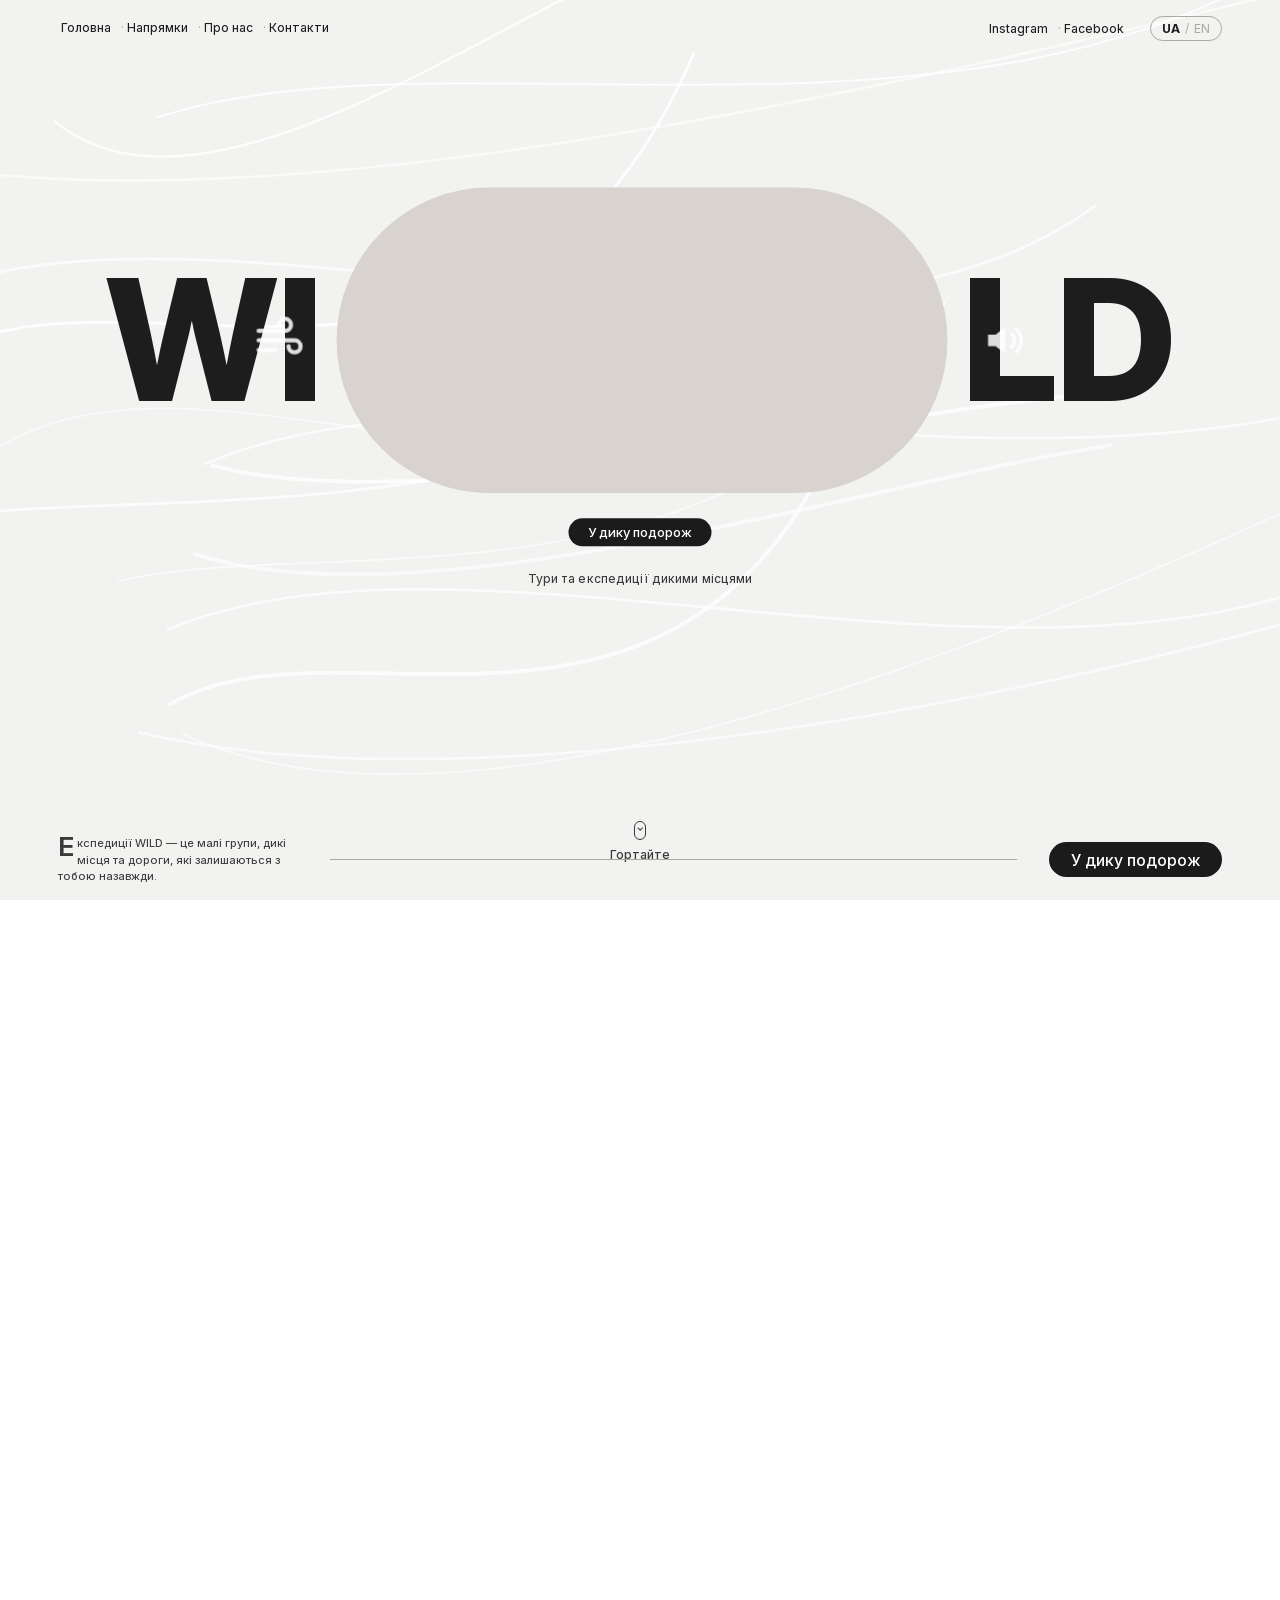
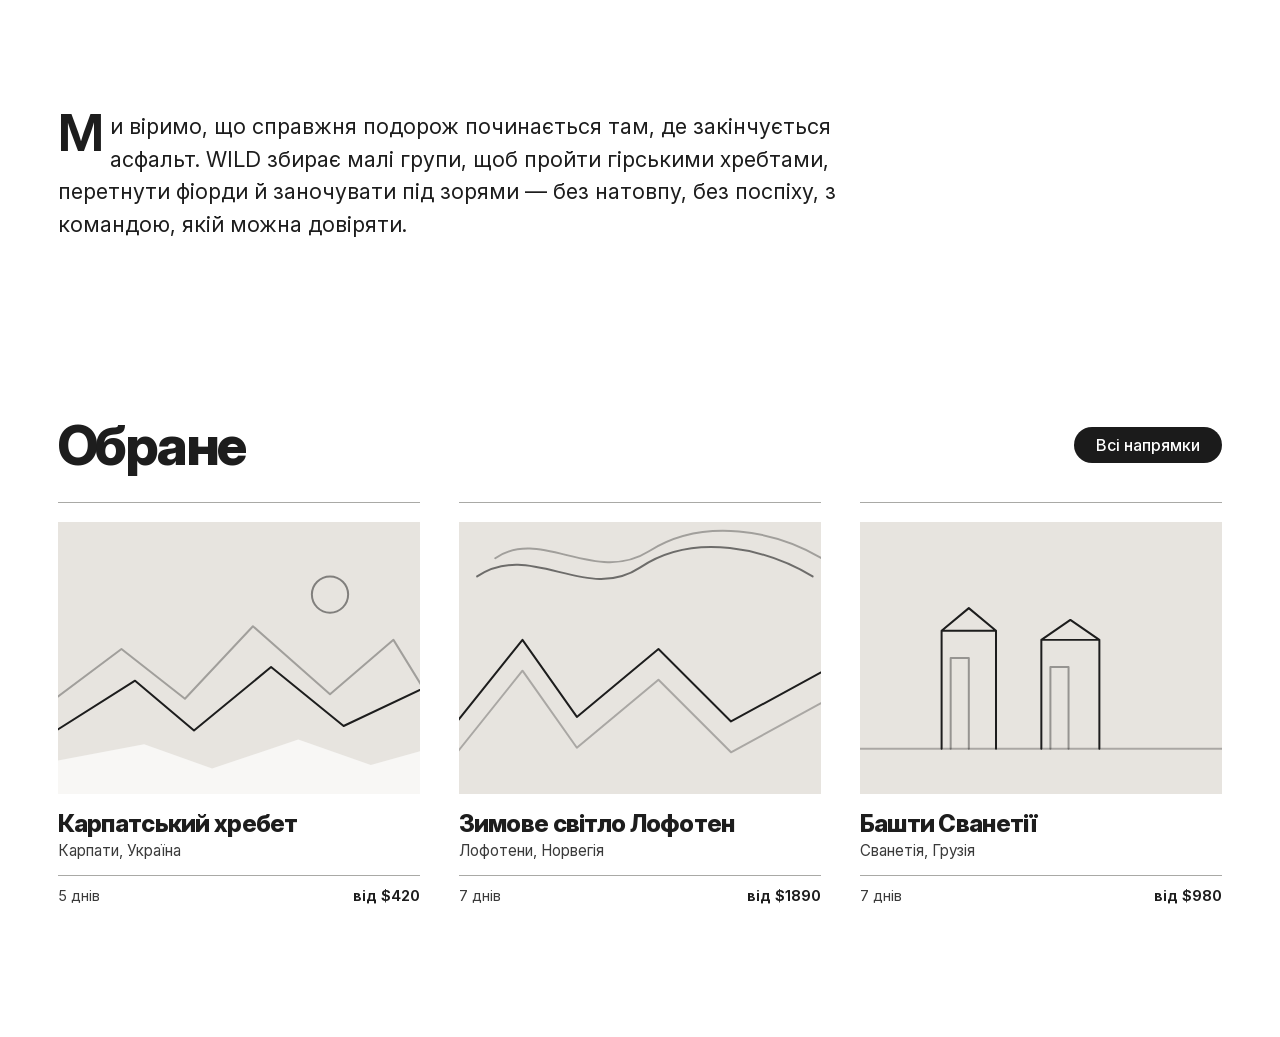
<file: wild/index.html>
<!DOCTYPE html>
<html lang="uk">
<head>
  <meta charset="UTF-8">
  <meta name="viewport" content="width=device-width, initial-scale=1.0">
  <meta name="description" content="WILD — тури та експедиції дикими місцями. Малі групи, місцеві гіди, без сліду.">
  <title>WILD — Тури та експедиції</title>
  <link rel="stylesheet" href="styles.css">
  <link rel="icon" href="data:image/svg+xml,%3Csvg xmlns='http://www.w3.org/2000/svg' viewBox='0 0 32 32'%3E%3Crect width='32' height='32' rx='16' fill='%231d1d1d'/%3E%3Ctext x='16' y='22' font-family='sans-serif' font-size='18' font-weight='800' fill='%23fff' text-anchor='middle'%3EW%3C/text%3E%3C/svg%3E">
</head>
<body class="is-home" data-page="home">

  <div class="bg-paper" aria-hidden="true"></div>

  <header class="nav">
    <div class="nav__inner">
      <nav class="nav__links" aria-label="Primary">
        <a href="index.html" data-i18n="nav.home">Головна</a>
        <a href="destinations.html" data-i18n="nav.destinations">Напрямки</a>
        <a href="about.html" data-i18n="nav.about">Про нас</a>
        <a href="contact.html" data-i18n="nav.contact">Контакти</a>
      </nav>
      <div class="nav__right">
        <nav class="nav__social" aria-label="Social">
          <a href="https://instagram.com" target="_blank" rel="noopener" data-i18n="nav.instagram">Instagram</a>
          <a href="https://facebook.com" target="_blank" rel="noopener" data-i18n="nav.facebook">Facebook</a>
        </nav>
        <button class="lang-toggle" data-lang-toggle type="button" aria-label="Перемкнути мову">
          <span class="lt-on">UA</span><span class="lt-slash">/</span><span class="lt-off">EN</span>
        </button>
      </div>
    </div>
  </header>

  <main>
    <section class="hero-scene">
      <section class="hero" id="hero">
        <div class="hero__stage">
        <h1 class="hero__word" aria-label="WILD">
          <span class="hero__half hero__half--wi" aria-hidden="true">WI</span>
          <span class="hero__pill-wrap" aria-hidden="true">
            <span class="hero__pill" data-pill>
              <span class="hero__pill-media" data-media>
                <video
                  src="https://d2ol7oe51mr4n9.cloudfront.net/user_38xzZboKViGWJOttwIXH07lWA1P/175fbbcd-e50a-480c-bab2-ca16d4678322.mp4"
                  poster="https://d2ol7oe51mr4n9.cloudfront.net/user_38xzZboKViGWJOttwIXH07lWA1P/726b168c-da47-4682-a255-cc3e02f89bae.jpg"
                  muted loop playsinline autoplay preload="metadata"></video>
              </span>
              <span class="hero__pill-hairline" data-hairline></span>
            </span>
            <span class="hero__icon hero__icon--breeze" data-breeze aria-hidden="true">
              <svg viewBox="0 0 24 24" fill="none" stroke="#ffffff" stroke-width="1.8" stroke-linecap="round">
                <path d="M3 8h11a2.5 2.5 0 1 0-2.5-2.5"/>
                <path d="M3 12h15a2.5 2.5 0 1 1-2.5 2.5"/>
                <path d="M3 16h7"/>
              </svg>
            </span>
            <button class="hero__icon hero__icon--speaker" data-speaker type="button" data-i18n-attr="aria-label:hero.sound">
              <svg viewBox="0 0 24 24" fill="none" stroke="#ffffff" stroke-width="1.8" stroke-linecap="round" stroke-linejoin="round">
                <path d="M4 9v6h4l5 4V5L8 9H4z" fill="#ffffff" stroke="none"/>
                <g class="speaker-waves">
                  <path d="M16.5 8.5a5 5 0 0 1 0 7"/>
                  <path d="M19 6a8.5 8.5 0 0 1 0 12"/>
                </g>
              </svg>
            </button>
          </span>
          <span class="hero__half hero__half--ld" aria-hidden="true">LD</span>
        </h1>
        <button class="hero__replay pill-btn" data-scroll-cta type="button" data-i18n="hero.cta">У дику подорож</button>
        <p class="hero__tagline" data-i18n="hero.tagline">Тури та експедиції дикими місцями</p>
      </div>
      <div class="hero__scroll-hint" data-scroll-hint aria-hidden="true">
        <span class="hero__scroll-arrow"></span>
        <span class="hero__scroll-label" data-i18n="hero.scroll">Гортайте</span>
      </div>
    </section>
    </section>

    <section class="home-section" id="content">
      <p class="home-intro dropcap" data-i18n="home.intro">Ми віримо, що справжня подорож починається там, де закінчується асфальт.</p>
    </section>

    <section class="home-section">
      <div class="home-section__head">
        <h2 class="home-section__title" data-i18n="home.featuredTitle">Обране</h2>
        <a class="pill-btn" href="destinations.html" data-transition data-i18n="home.featuredAll">Всі напрямки</a>
      </div>
      <ul class="grid grid--featured" id="featured-grid"></ul>
    </section>
  </main>

  <footer class="footer">
    <p class="footer__blurb dropcap" data-i18n="footer.blurb">Експедиції WILD — це малі групи, дикі місця та дороги, які залишаються з тобою назавжди.</p>
    <span class="footer__rule" aria-hidden="true"></span>
    <a class="footer__cta pill-btn" href="destinations.html" data-transition data-i18n="footer.cta">У дику подорож</a>
  </footer>

  <script src="app.js"></script>
</body>
</html>
</file>
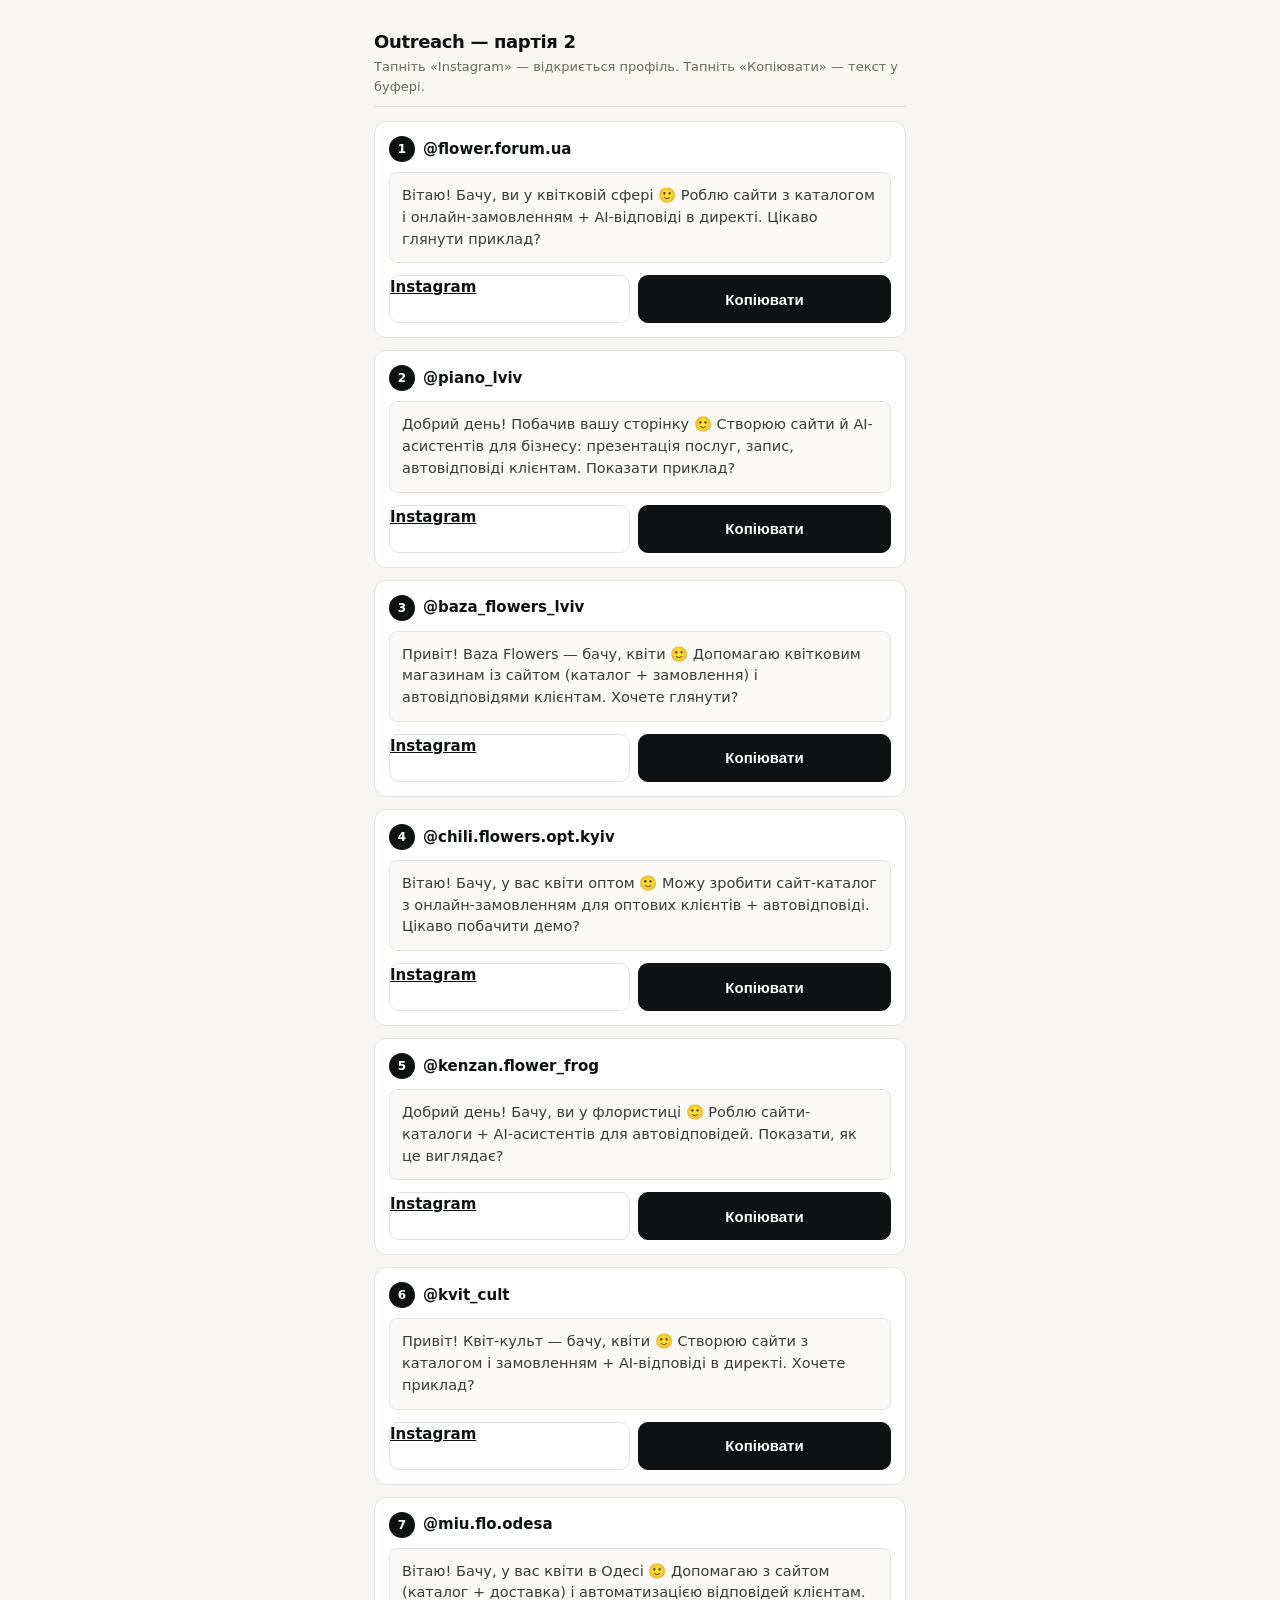
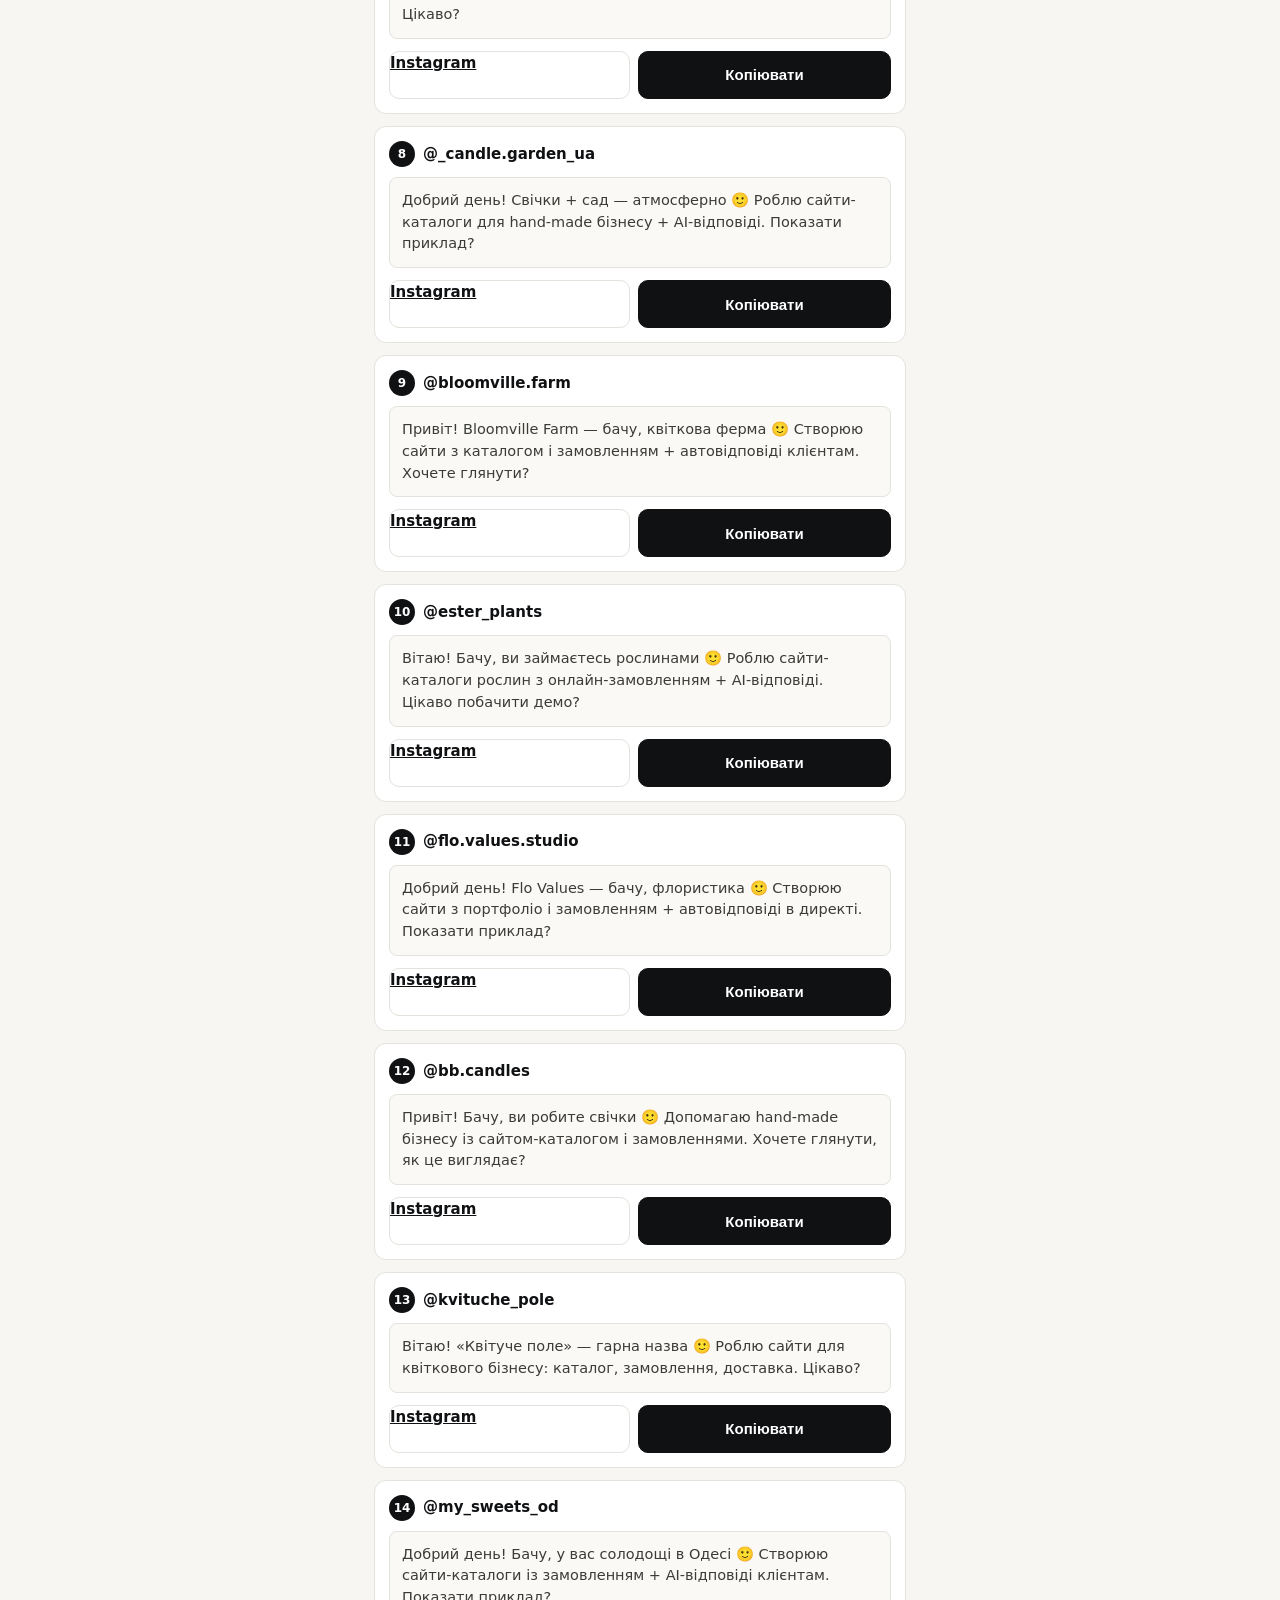
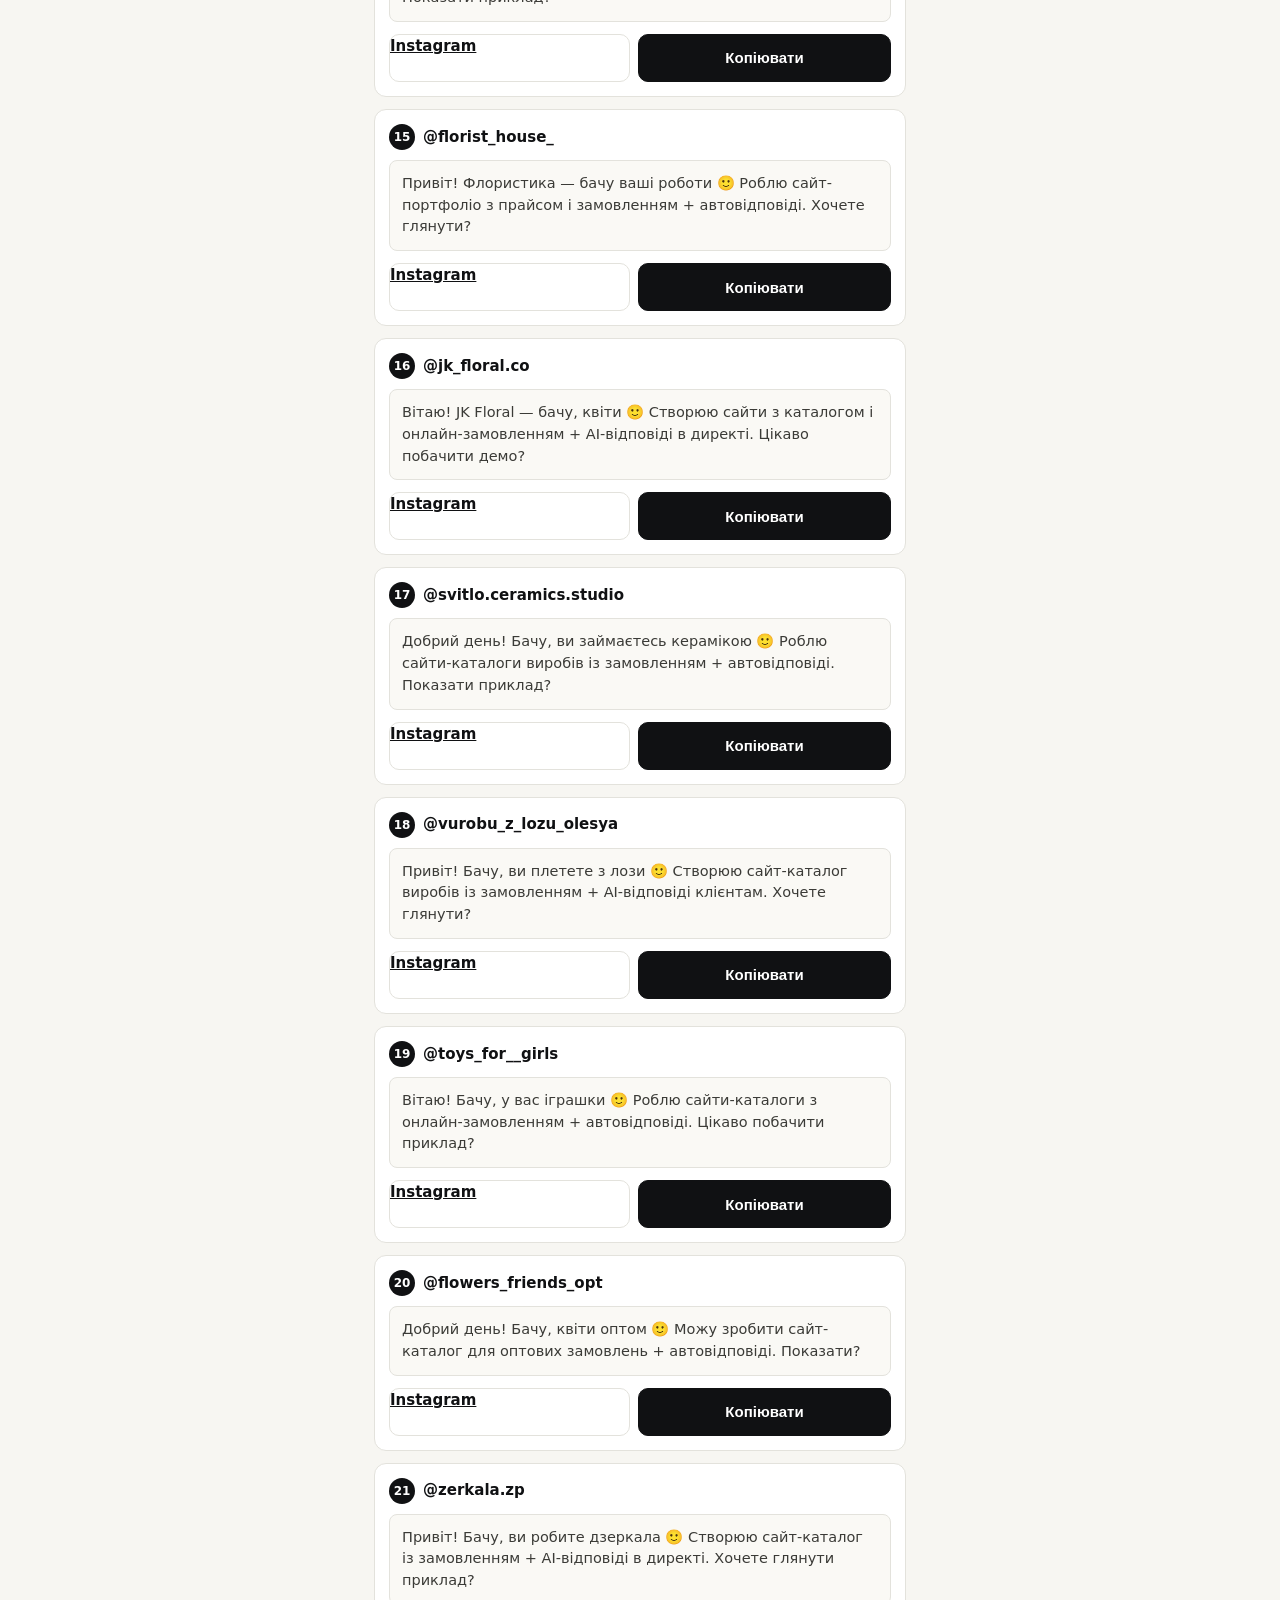
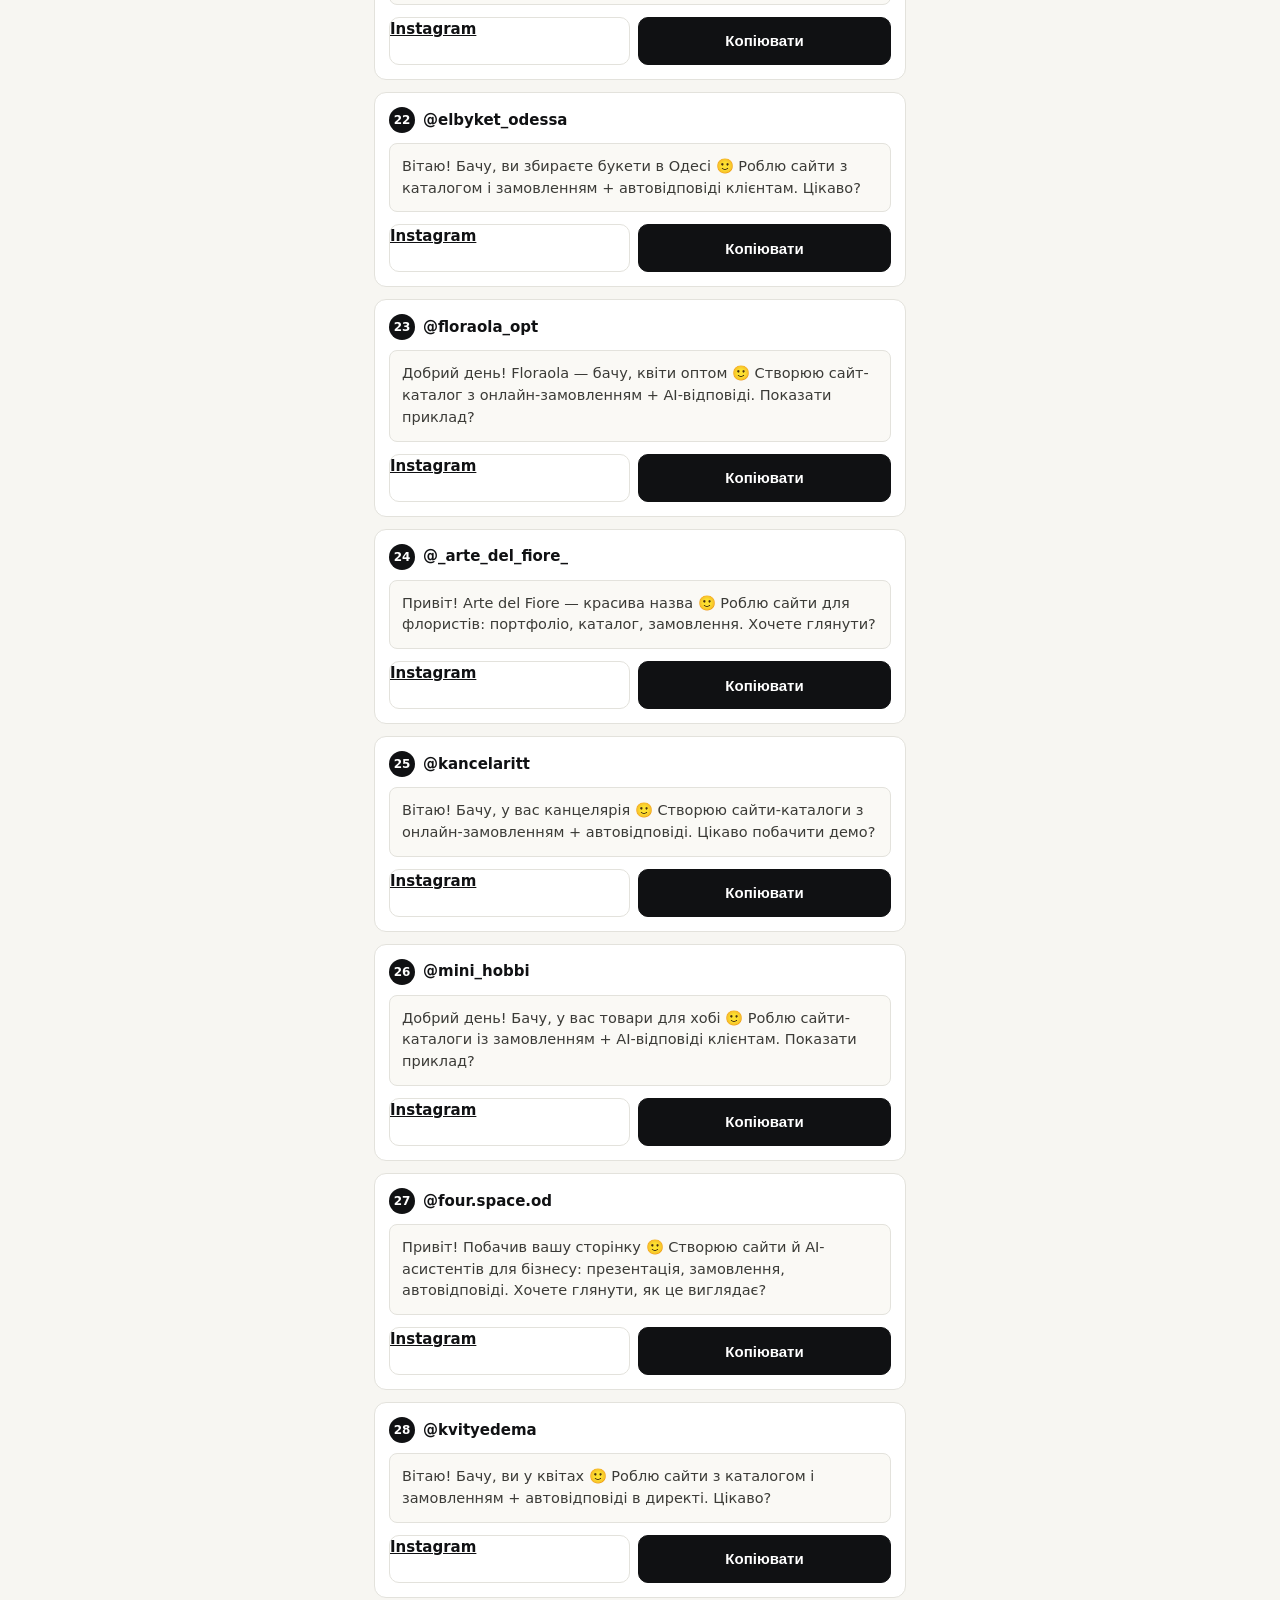
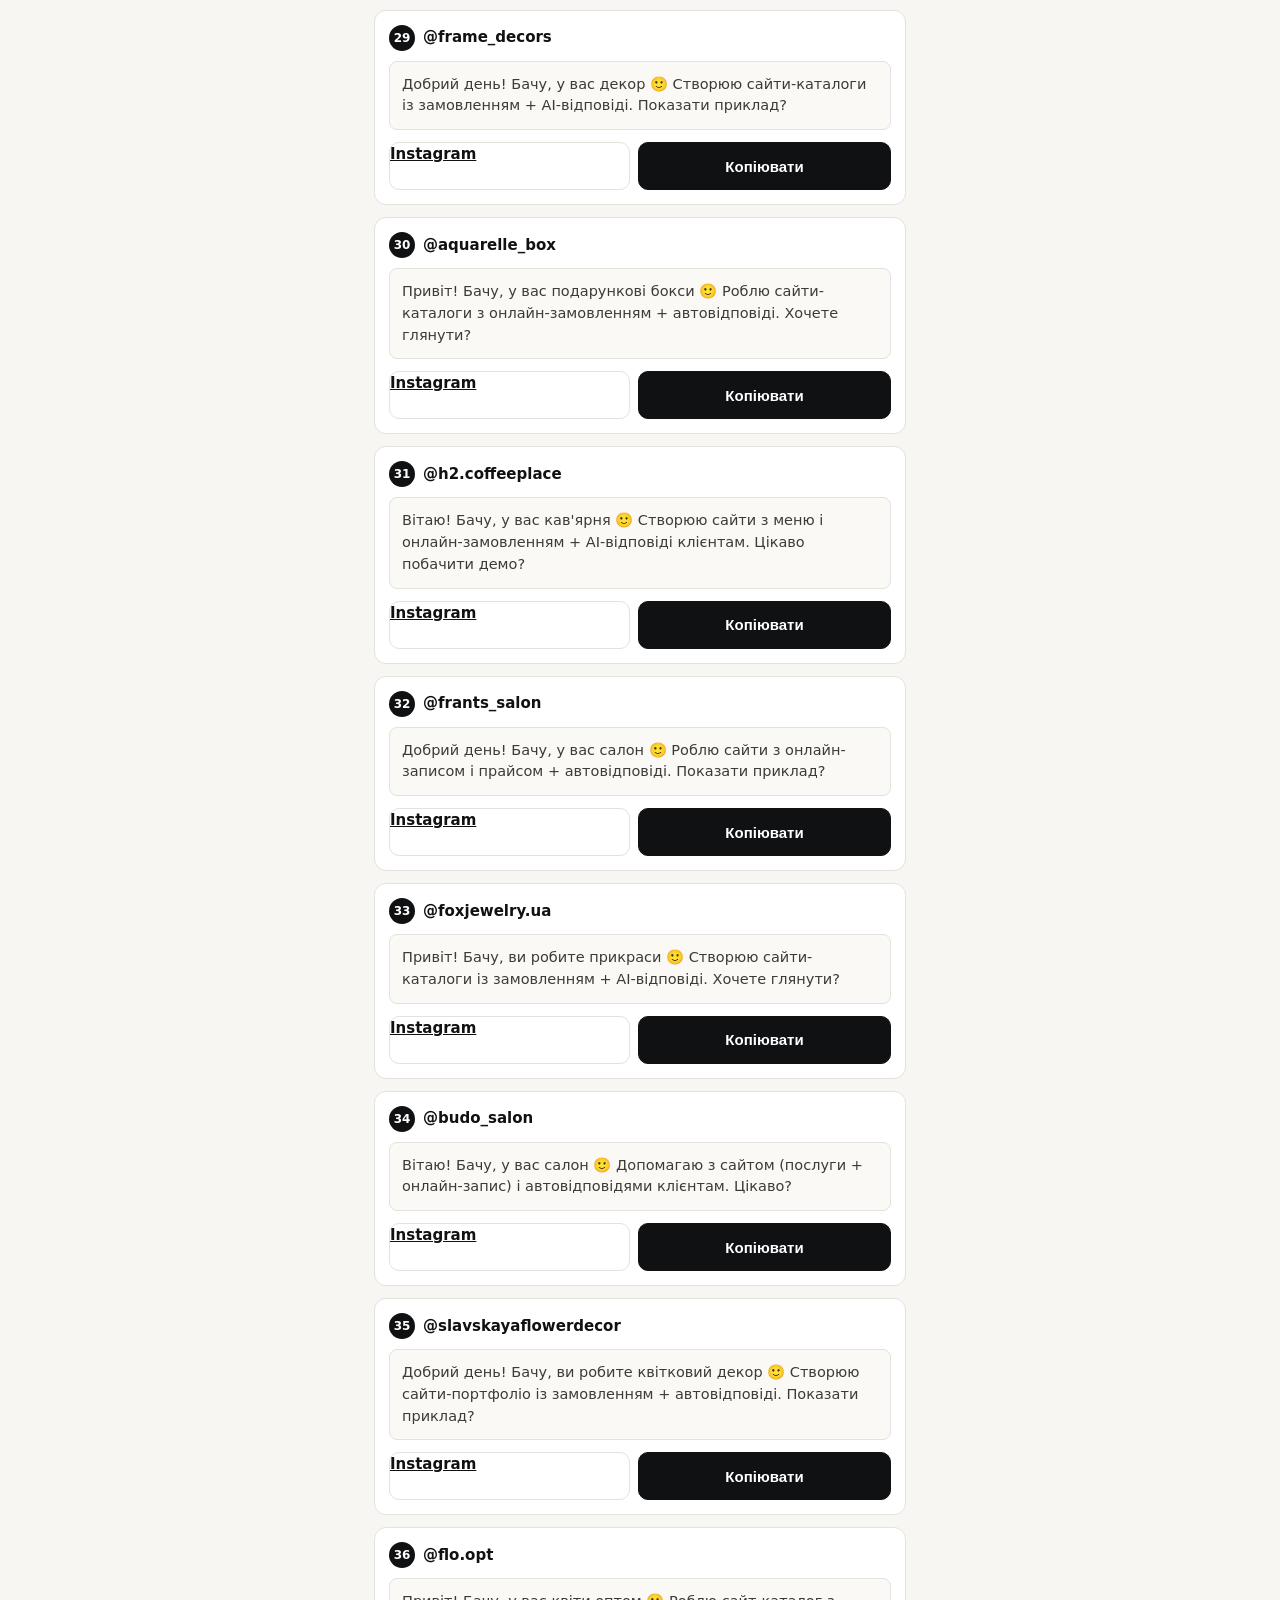
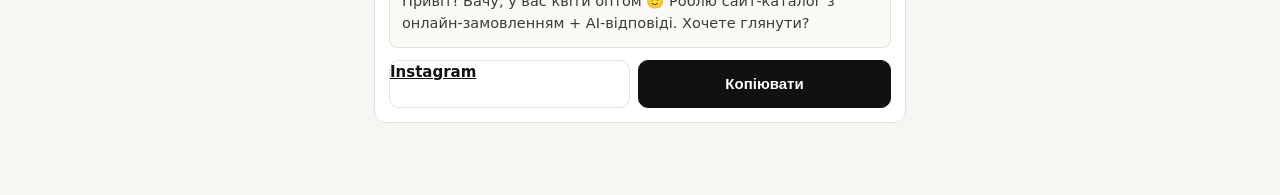
<file: outreach2.html>
<!DOCTYPE html>
<html lang="uk">
<head>
<meta charset="utf-8">
<meta name="viewport" content="width=device-width, initial-scale=1">
<title>Outreach — партія 2</title>
<style>
  :root { --bg:#f7f6f2; --card:#fff; --ink:#101113; --body:#3b3b37; --muted:#6a6961; --line:#e3e2dc; --ok:#2c5b45; }
  * { box-sizing:border-box; }
  body { margin:0; background:var(--bg); color:var(--ink); font:16px/1.5 -apple-system,"Segoe UI",system-ui,sans-serif; -webkit-font-smoothing:antialiased; }
  .wrap { max-width:560px; margin:0 auto; padding:16px 14px 60px; }
  .top { position:sticky; top:0; background:var(--bg); padding:12px 0 10px; border-bottom:1px solid var(--line); margin-bottom:14px; }
  .top h1 { margin:0; font-size:18px; letter-spacing:-.02em; }
  .top p { margin:2px 0 0; font-size:13px; color:var(--muted); }
  .card { background:var(--card); border:1px solid var(--line); border-radius:12px; padding:14px; margin-bottom:12px; }
  .head { display:flex; align-items:center; gap:8px; }
  .num { flex:0 0 auto; width:26px; height:26px; display:grid; place-items:center; border-radius:50%; background:var(--ink); color:#fff; font-size:12px; font-weight:600; }
  .name { flex:1; font-weight:600; font-size:15px; overflow:hidden; text-overflow:ellipsis; white-space:nowrap; }
  .msg { margin:10px 0 0; padding:12px; background:#faf9f5; border:1px solid var(--line); border-radius:8px; font-size:14.5px; line-height:1.5; color:var(--body); white-space:pre-wrap; }
  .actions { display:flex; gap:8px; margin-top:12px; }
  .btn { flex:1; min-height:48px; border-radius:10px; border:1px solid var(--ink); background:var(--ink); color:#fff; font-size:15px; font-weight:600; cursor:pointer; -webkit-tap-highlight-color:transparent; }
  .btn:active { transform:scale(.98); }
  .btn.ig { background:#fff; color:var(--ink); border:1px solid var(--line); }
  .btn.copy.ok { background:var(--ok); border-color:var(--ok); }
  .toast { position:fixed; left:50%; bottom:20px; transform:translate(-50%,20px); background:var(--ink); color:#fff; padding:10px 18px; border-radius:10px; font-size:14px; opacity:0; pointer-events:none; transition:.2s; z-index:10; }
  .toast.on { opacity:1; transform:translate(-50%,0); }
</style>
</head>
<body>
<div class="wrap">
  <div class="top">
    <h1>Outreach — партія 2</h1>
    <p>Тапніть «Instagram» — відкриється профіль. Тапніть «Копіювати» — текст у буфері.</p>
  </div>
  <div id="list"></div>
</div>
<div class="toast" id="toast"></div>

<script>
var LEADS = [
  { n:"flower.forum.ua", m:"Вітаю! Бачу, ви у квітковій сфері 🙂 Роблю сайти з каталогом і онлайн-замовленням + AI-відповіді в директі. Цікаво глянути приклад?" },
  { n:"piano_lviv", m:"Добрий день! Побачив вашу сторінку 🙂 Створюю сайти й AI-асистентів для бізнесу: презентація послуг, запис, автовідповіді клієнтам. Показати приклад?" },
  { n:"baza_flowers_lviv", m:"Привіт! Baza Flowers — бачу, квіти 🙂 Допомагаю квітковим магазинам із сайтом (каталог + замовлення) і автовідповідями клієнтам. Хочете глянути?" },
  { n:"chili.flowers.opt.kyiv", m:"Вітаю! Бачу, у вас квіти оптом 🙂 Можу зробити сайт-каталог з онлайн-замовленням для оптових клієнтів + автовідповіді. Цікаво побачити демо?" },
  { n:"kenzan.flower_frog", m:"Добрий день! Бачу, ви у флористиці 🙂 Роблю сайти-каталоги + AI-асистентів для автовідповідей. Показати, як це виглядає?" },
  { n:"kvit_cult", m:"Привіт! Квіт-культ — бачу, квіти 🙂 Створюю сайти з каталогом і замовленням + AI-відповіді в директі. Хочете приклад?" },
  { n:"miu.flo.odesa", m:"Вітаю! Бачу, у вас квіти в Одесі 🙂 Допомагаю з сайтом (каталог + доставка) і автоматизацією відповідей клієнтам. Цікаво?" },
  { n:"_candle.garden_ua", m:"Добрий день! Свічки + сад — атмосферно 🙂 Роблю сайти-каталоги для hand-made бізнесу + AI-відповіді. Показати приклад?" },
  { n:"bloomville.farm", m:"Привіт! Bloomville Farm — бачу, квіткова ферма 🙂 Створюю сайти з каталогом і замовленням + автовідповіді клієнтам. Хочете глянути?" },
  { n:"ester_plants", m:"Вітаю! Бачу, ви займаєтесь рослинами 🙂 Роблю сайти-каталоги рослин з онлайн-замовленням + AI-відповіді. Цікаво побачити демо?" },
  { n:"flo.values.studio", m:"Добрий день! Flo Values — бачу, флористика 🙂 Створюю сайти з портфоліо і замовленням + автовідповіді в директі. Показати приклад?" },
  { n:"bb.candles", m:"Привіт! Бачу, ви робите свічки 🙂 Допомагаю hand-made бізнесу із сайтом-каталогом і замовленнями. Хочете глянути, як це виглядає?" },
  { n:"kvituche_pole", m:"Вітаю! «Квітуче поле» — гарна назва 🙂 Роблю сайти для квіткового бізнесу: каталог, замовлення, доставка. Цікаво?" },
  { n:"my_sweets_od", m:"Добрий день! Бачу, у вас солодощі в Одесі 🙂 Створюю сайти-каталоги із замовленням + AI-відповіді клієнтам. Показати приклад?" },
  { n:"florist_house_", m:"Привіт! Флористика — бачу ваші роботи 🙂 Роблю сайт-портфоліо з прайсом і замовленням + автовідповіді. Хочете глянути?" },
  { n:"jk_floral.co", m:"Вітаю! JK Floral — бачу, квіти 🙂 Створюю сайти з каталогом і онлайн-замовленням + AI-відповіді в директі. Цікаво побачити демо?" },
  { n:"svitlo.ceramics.studio", m:"Добрий день! Бачу, ви займаєтесь керамікою 🙂 Роблю сайти-каталоги виробів із замовленням + автовідповіді. Показати приклад?" },
  { n:"vurobu_z_lozu_olesya", m:"Привіт! Бачу, ви плетете з лози 🙂 Створюю сайт-каталог виробів із замовленням + AI-відповіді клієнтам. Хочете глянути?" },
  { n:"toys_for__girls", m:"Вітаю! Бачу, у вас іграшки 🙂 Роблю сайти-каталоги з онлайн-замовленням + автовідповіді. Цікаво побачити приклад?" },
  { n:"flowers_friends_opt", m:"Добрий день! Бачу, квіти оптом 🙂 Можу зробити сайт-каталог для оптових замовлень + автовідповіді. Показати?" },
  { n:"zerkala.zp", m:"Привіт! Бачу, ви робите дзеркала 🙂 Створюю сайт-каталог із замовленням + AI-відповіді в директі. Хочете глянути приклад?" },
  { n:"elbyket_odessa", m:"Вітаю! Бачу, ви збираєте букети в Одесі 🙂 Роблю сайти з каталогом і замовленням + автовідповіді клієнтам. Цікаво?" },
  { n:"floraola_opt", m:"Добрий день! Floraola — бачу, квіти оптом 🙂 Створюю сайт-каталог з онлайн-замовленням + AI-відповіді. Показати приклад?" },
  { n:"_arte_del_fiore_", m:"Привіт! Arte del Fiore — красива назва 🙂 Роблю сайти для флористів: портфоліо, каталог, замовлення. Хочете глянути?" },
  { n:"kancelaritt", m:"Вітаю! Бачу, у вас канцелярія 🙂 Створюю сайти-каталоги з онлайн-замовленням + автовідповіді. Цікаво побачити демо?" },
  { n:"mini_hobbi", m:"Добрий день! Бачу, у вас товари для хобі 🙂 Роблю сайти-каталоги із замовленням + AI-відповіді клієнтам. Показати приклад?" },
  { n:"four.space.od", m:"Привіт! Побачив вашу сторінку 🙂 Створюю сайти й AI-асистентів для бізнесу: презентація, замовлення, автовідповіді. Хочете глянути, як це виглядає?" },
  { n:"kvityedema", m:"Вітаю! Бачу, ви у квітах 🙂 Роблю сайти з каталогом і замовленням + автовідповіді в директі. Цікаво?" },
  { n:"frame_decors", m:"Добрий день! Бачу, у вас декор 🙂 Створюю сайти-каталоги із замовленням + AI-відповіді. Показати приклад?" },
  { n:"aquarelle_box", m:"Привіт! Бачу, у вас подарункові бокси 🙂 Роблю сайти-каталоги з онлайн-замовленням + автовідповіді. Хочете глянути?" },
  { n:"h2.coffeeplace", m:"Вітаю! Бачу, у вас кав'ярня 🙂 Створюю сайти з меню і онлайн-замовленням + AI-відповіді клієнтам. Цікаво побачити демо?" },
  { n:"frants_salon", m:"Добрий день! Бачу, у вас салон 🙂 Роблю сайти з онлайн-записом і прайсом + автовідповіді. Показати приклад?" },
  { n:"foxjewelry.ua", m:"Привіт! Бачу, ви робите прикраси 🙂 Створюю сайти-каталоги із замовленням + AI-відповіді. Хочете глянути?" },
  { n:"budo_salon", m:"Вітаю! Бачу, у вас салон 🙂 Допомагаю з сайтом (послуги + онлайн-запис) і автовідповідями клієнтам. Цікаво?" },
  { n:"slavskayaflowerdecor", m:"Добрий день! Бачу, ви робите квітковий декор 🙂 Створюю сайти-портфоліо із замовленням + автовідповіді. Показати приклад?" },
  { n:"flo.opt", m:"Привіт! Бачу, у вас квіти оптом 🙂 Роблю сайт-каталог з онлайн-замовленням + AI-відповіді. Хочете глянути?" }
];

function esc(s){ return String(s).replace(/[&<>]/g, function(c){ return {'&':'&amp;','<':'&lt;','>':'&gt;'}[c]; }); }
function render(){
  document.getElementById('list').innerHTML = LEADS.map(function(l, i){
    return '<div class="card"><div class="head"><span class="num">' + (i+1) + '</span>' +
      '<span class="name">@' + esc(l.n) + '</span></div>' +
      '<div class="msg">' + esc(l.m) + '</div>' +
      '<div class="actions">' +
        '<a class="btn ig" href="https://www.instagram.com/' + esc(l.n) + '" target="_blank" rel="noopener">Instagram</a>' +
        '<button class="btn copy" data-idx="' + i + '">Копіювати</button>' +
      '</div></div>';
  }).join('');
}
function copyText(t){
  function done(){ toast('Скопійовано ✓'); }
  if (navigator.clipboard && navigator.clipboard.writeText) {
    navigator.clipboard.writeText(t).then(done).catch(function(){ fallback(t); done(); });
  } else { fallback(t); done(); }
}
function fallback(t){
  var ta = document.createElement('textarea'); ta.value = t;
  ta.style.position='fixed'; ta.style.opacity='0';
  document.body.appendChild(ta); ta.select();
  try { document.execCommand('copy'); } catch(e){}
  document.body.removeChild(ta);
}
var toastTimer;
function toast(t){
  var el = document.getElementById('toast'); el.textContent = t; el.classList.add('on');
  clearTimeout(toastTimer); toastTimer = setTimeout(function(){ el.classList.remove('on'); }, 1600);
}
document.getElementById('list').addEventListener('click', function(e){
  var b = e.target.closest('.copy');
  if (!b) return;
  var lead = LEADS[+b.dataset.idx];
  copyText(lead.m);
  b.textContent = 'Скопійовано ✓'; b.classList.add('ok');
  setTimeout(function(){ b.textContent = 'Копіювати'; b.classList.remove('ok'); }, 1400);
});
render();
</script>
</body>
</html>
</file>
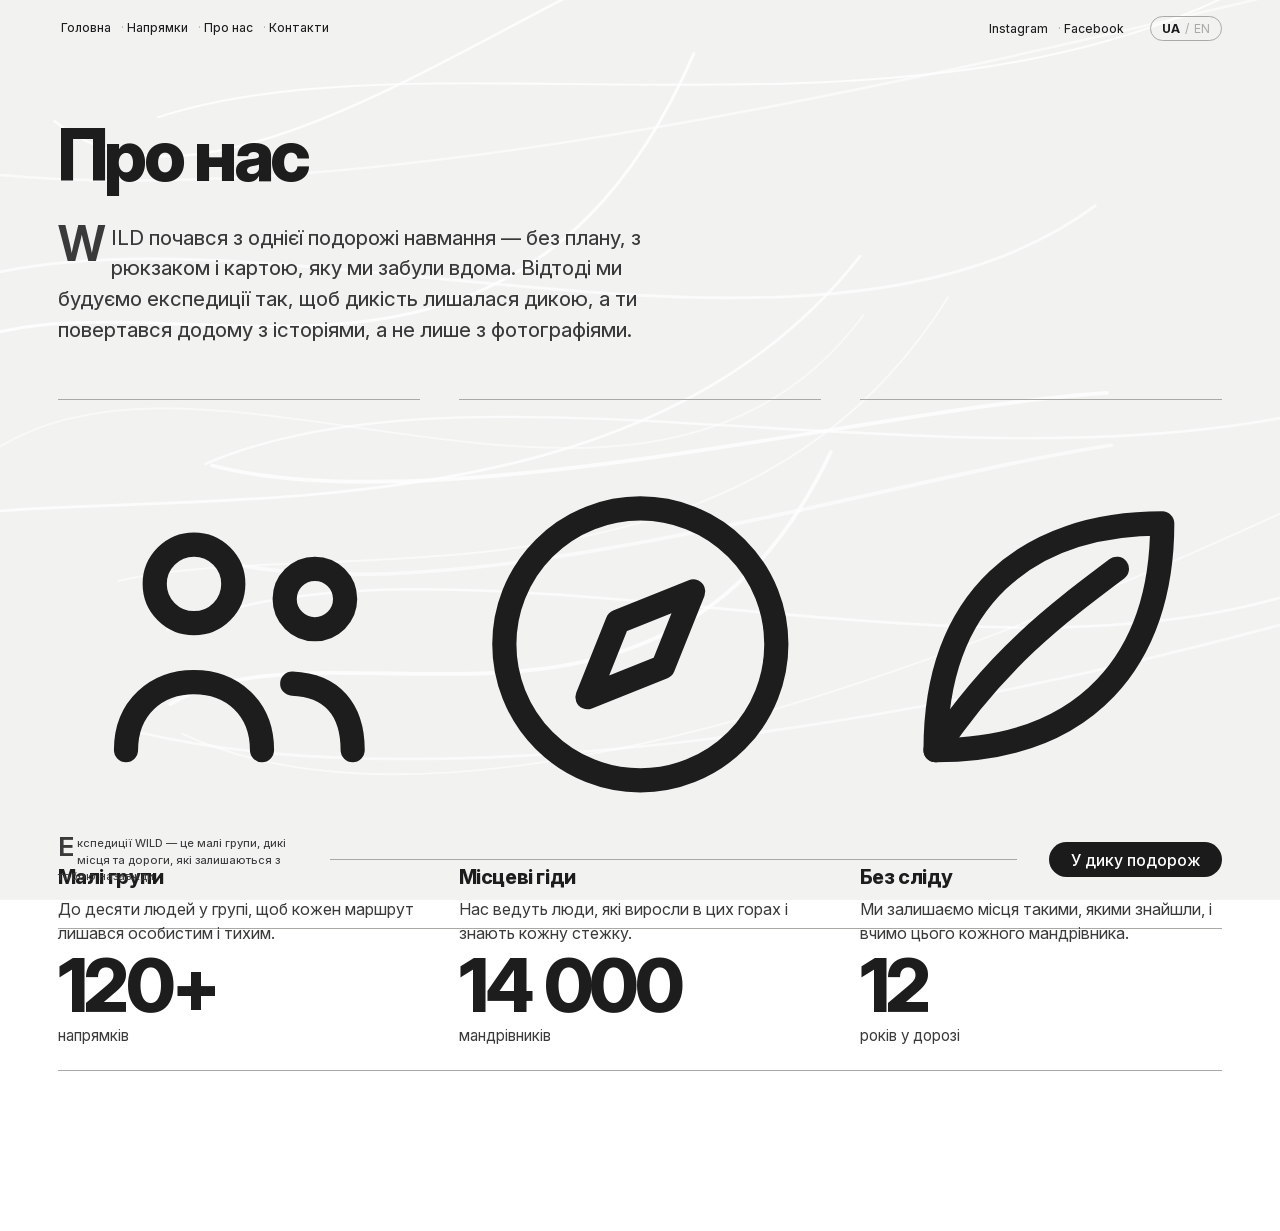
<file: wild/about.html>
<!DOCTYPE html>
<html lang="uk">
<head>
  <meta charset="UTF-8">
  <meta name="viewport" content="width=device-width, initial-scale=1.0">
  <meta name="description" content="Про WILD — малі групи, місцеві гіди, подорожі без сліду.">
  <title>Про нас — WILD</title>
  <link rel="stylesheet" href="styles.css">
  <link rel="icon" href="data:image/svg+xml,%3Csvg xmlns='http://www.w3.org/2000/svg' viewBox='0 0 32 32'%3E%3Crect width='32' height='32' rx='16' fill='%231d1d1d'/%3E%3Ctext x='16' y='22' font-family='sans-serif' font-size='18' font-weight='800' fill='%23fff' text-anchor='middle'%3EW%3C/text%3E%3C/svg%3E">
</head>
<body data-page="about">

  <div class="bg-paper" aria-hidden="true"></div>

  <header class="nav">
    <div class="nav__inner">
      <nav class="nav__links" aria-label="Primary">
        <a href="index.html" data-i18n="nav.home">Головна</a>
        <a href="destinations.html" data-i18n="nav.destinations">Напрямки</a>
        <a href="about.html" data-i18n="nav.about">Про нас</a>
        <a href="contact.html" data-i18n="nav.contact">Контакти</a>
      </nav>
      <div class="nav__right">
        <nav class="nav__social" aria-label="Social">
          <a href="https://instagram.com" target="_blank" rel="noopener" data-i18n="nav.instagram">Instagram</a>
          <a href="https://facebook.com" target="_blank" rel="noopener" data-i18n="nav.facebook">Facebook</a>
        </nav>
        <button class="lang-toggle" data-lang-toggle type="button" aria-label="Перемкнути мову">
          <span class="lt-on">UA</span><span class="lt-slash">/</span><span class="lt-off">EN</span>
        </button>
      </div>
    </div>
  </header>

  <main class="page-main">
    <header class="page-head">
      <h1 class="display" data-i18n="about.title">Про нас</h1>
      <p class="lede dropcap" data-i18n="about.intro">WILD почався з однієї подорожі навмання.</p>
    </header>

    <ul class="values">
      <li class="value">
        <span class="value__icon" aria-hidden="true">
          <svg viewBox="0 0 24 24" fill="none" stroke="#1d1d1d" stroke-width="1.6" stroke-linecap="round" stroke-linejoin="round">
            <circle cx="9" cy="8" r="2.6"/>
            <path d="M4.5 19c0-2.8 2-4.5 4.5-4.5s4.5 1.7 4.5 4.5"/>
            <circle cx="17" cy="9" r="2"/>
            <path d="M15.5 14.6c2.6.1 4 1.7 4 4.4"/>
          </svg>
        </span>
        <h3 class="value__title" data-i18n="value1.title">Малі групи</h3>
        <p class="value__text" data-i18n="value1.text">До десяти людей у групі, щоб кожен маршрут лишався особистим і тихим.</p>
      </li>
      <li class="value">
        <span class="value__icon" aria-hidden="true">
          <svg viewBox="0 0 24 24" fill="none" stroke="#1d1d1d" stroke-width="1.6" stroke-linecap="round" stroke-linejoin="round">
            <circle cx="12" cy="12" r="9"/>
            <path d="M15.5 8.5 13.5 13.5 8.5 15.5 10.5 10.5z"/>
          </svg>
        </span>
        <h3 class="value__title" data-i18n="value2.title">Місцеві гіди</h3>
        <p class="value__text" data-i18n="value2.text">Нас ведуть люди, які виросли в цих горах і знають кожну стежку.</p>
      </li>
      <li class="value">
        <span class="value__icon" aria-hidden="true">
          <svg viewBox="0 0 24 24" fill="none" stroke="#1d1d1d" stroke-width="1.6" stroke-linecap="round" stroke-linejoin="round">
            <path d="M5 19C5 9 11 4 20 4c0 9-5 15-15 15z"/>
            <path d="M5 19c4-6 8-9 12-12"/>
          </svg>
        </span>
        <h3 class="value__title" data-i18n="value3.title">Без сліду</h3>
        <p class="value__text" data-i18n="value3.text">Ми залишаємо місця такими, якими знайшли, і вчимо цього кожного мандрівника.</p>
      </li>
    </ul>

    <div class="stats">
      <div class="stat">
        <div class="stat__num">120+</div>
        <div class="stat__label" data-i18n="stat.dest">напрямків</div>
      </div>
      <div class="stat">
        <div class="stat__num">14&nbsp;000</div>
        <div class="stat__label" data-i18n="stat.travellers">мандрівників</div>
      </div>
      <div class="stat">
        <div class="stat__num">12</div>
        <div class="stat__label" data-i18n="stat.years">років у дорозі</div>
      </div>
    </div>
  </main>

  <footer class="footer">
    <p class="footer__blurb dropcap" data-i18n="footer.blurb">Експедиції WILD — це малі групи, дикі місця та дороги, які залишаються з тобою назавжди.</p>
    <span class="footer__rule" aria-hidden="true"></span>
    <a class="footer__cta pill-btn" href="destinations.html" data-transition data-i18n="footer.cta">У дику подорож</a>
  </footer>

  <script src="app.js"></script>
</body>
</html>
</file>
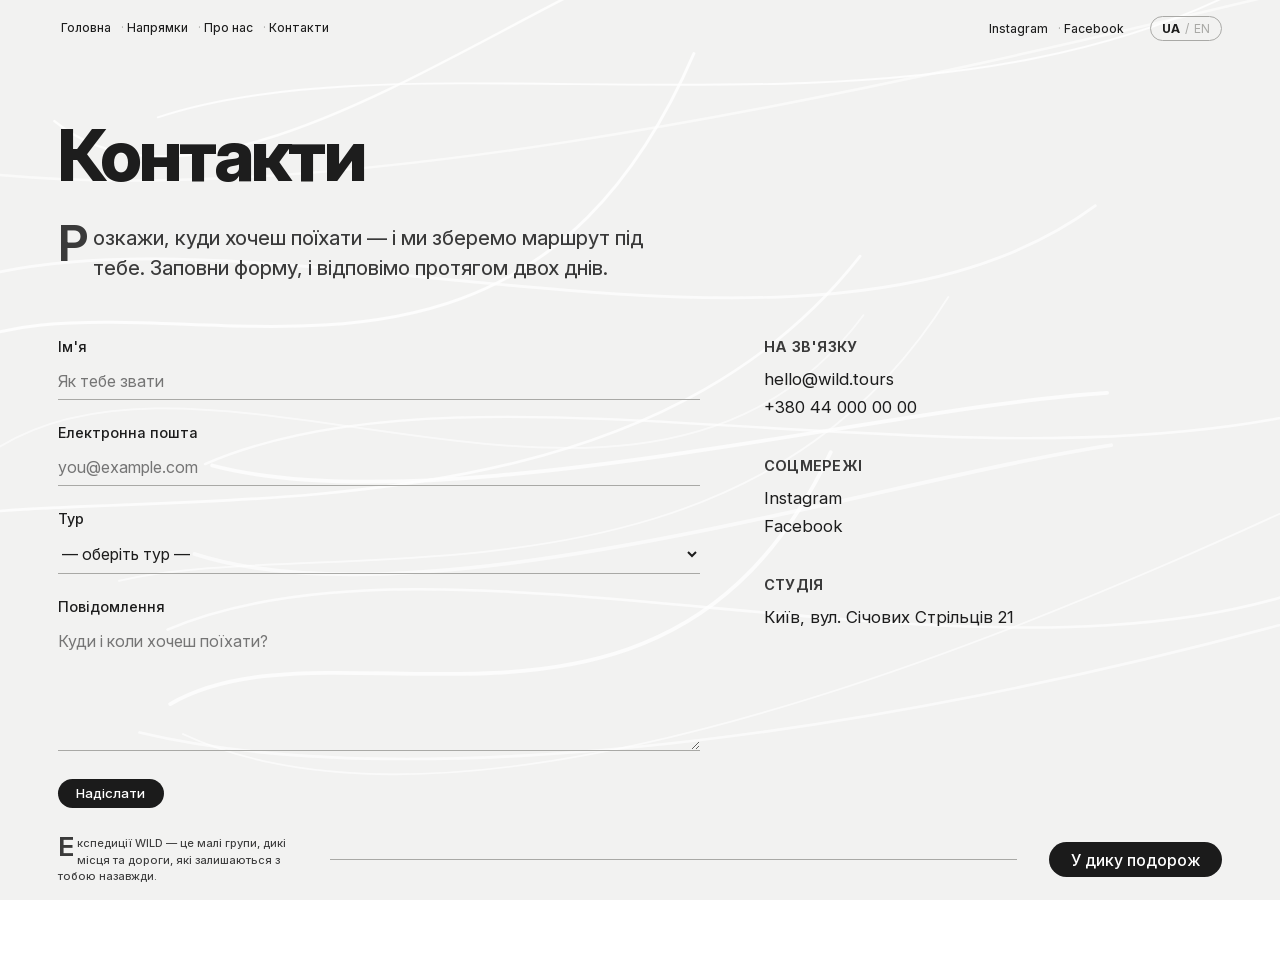
<file: wild/contact.html>
<!DOCTYPE html>
<html lang="uk">
<head>
  <meta charset="UTF-8">
  <meta name="viewport" content="width=device-width, initial-scale=1.0">
  <meta name="description" content="Зв'яжіться з WILD — сплануй подорож дикими місцями.">
  <title>Контакти — WILD</title>
  <link rel="stylesheet" href="styles.css">
  <link rel="icon" href="data:image/svg+xml,%3Csvg xmlns='http://www.w3.org/2000/svg' viewBox='0 0 32 32'%3E%3Crect width='32' height='32' rx='16' fill='%231d1d1d'/%3E%3Ctext x='16' y='22' font-family='sans-serif' font-size='18' font-weight='800' fill='%23fff' text-anchor='middle'%3EW%3C/text%3E%3C/svg%3E">
</head>
<body data-page="contact">

  <div class="bg-paper" aria-hidden="true"></div>

  <header class="nav">
    <div class="nav__inner">
      <nav class="nav__links" aria-label="Primary">
        <a href="index.html" data-i18n="nav.home">Головна</a>
        <a href="destinations.html" data-i18n="nav.destinations">Напрямки</a>
        <a href="about.html" data-i18n="nav.about">Про нас</a>
        <a href="contact.html" data-i18n="nav.contact">Контакти</a>
      </nav>
      <div class="nav__right">
        <nav class="nav__social" aria-label="Social">
          <a href="https://instagram.com" target="_blank" rel="noopener" data-i18n="nav.instagram">Instagram</a>
          <a href="https://facebook.com" target="_blank" rel="noopener" data-i18n="nav.facebook">Facebook</a>
        </nav>
        <button class="lang-toggle" data-lang-toggle type="button" aria-label="Перемкнути мову">
          <span class="lt-on">UA</span><span class="lt-slash">/</span><span class="lt-off">EN</span>
        </button>
      </div>
    </div>
  </header>

  <main class="page-main">
    <header class="page-head">
      <h1 class="display" data-i18n="contact.title">Контакти</h1>
      <p class="lede dropcap" data-i18n="contact.intro">Розкажи, куди хочеш поїхати — і ми зберемо маршрут під тебе.</p>
    </header>

    <div class="contact-grid">
      <div>
        <form id="contact-form" novalidate>
          <div class="field" data-field="name">
            <label for="name" data-i18n="form.name">Ім'я</label>
            <input id="name" name="name" type="text" autocomplete="name" data-i18n-attr="placeholder:form.namePh">
            <p class="field-error" data-i18n="form.errName">Вкажи ім'я.</p>
          </div>
          <div class="field" data-field="email">
            <label for="email" data-i18n="form.email">Електронна пошта</label>
            <input id="email" name="email" type="email" autocomplete="email" data-i18n-attr="placeholder:form.emailPh">
            <p class="field-error" data-i18n="form.errEmail">Вкажи коректну електронну пошту.</p>
          </div>
          <div class="field" data-field="tour">
            <label for="tour-select" data-i18n="form.tour">Тур</label>
            <select id="tour-select" name="tour"></select>
          </div>
          <div class="field" data-field="message">
            <label for="message" data-i18n="form.message">Повідомлення</label>
            <textarea id="message" name="message" rows="5" data-i18n-attr="placeholder:form.messagePh"></textarea>
            <p class="field-error" data-i18n="form.errMessage">Напиши кілька слів про подорож.</p>
          </div>
          <button class="pill-btn" type="submit" data-i18n="form.submit">Надіслати</button>
        </form>

        <div class="form-success" id="form-success" role="status">
          <h2 data-i18n="form.successTitle">Дякуємо!</h2>
          <p data-i18n="form.successText">Твоє повідомлення надіслано. Ми відповімо протягом двох робочих днів.</p>
        </div>
      </div>

      <aside class="contact-aside">
        <div class="contact-aside__block">
          <h3 data-i18n="contact.reach">На зв'язку</h3>
          <a href="mailto:hello@wild.tours" data-i18n="contact.reachEmail">hello@wild.tours</a>
          <a href="tel:+380440000000" data-i18n="contact.reachPhone">+380 44 000 00 00</a>
        </div>
        <div class="contact-aside__block">
          <h3 data-i18n="contact.follow">Соцмережі</h3>
          <a href="https://instagram.com" target="_blank" rel="noopener" data-i18n="nav.instagram">Instagram</a>
          <a href="https://facebook.com" target="_blank" rel="noopener" data-i18n="nav.facebook">Facebook</a>
        </div>
        <div class="contact-aside__block">
          <h3 data-i18n="contact.studio">Студія</h3>
          <p data-i18n="contact.address">Київ, вул. Січових Стрільців 21</p>
        </div>
      </aside>
    </div>
  </main>

  <footer class="footer">
    <p class="footer__blurb dropcap" data-i18n="footer.blurb">Експедиції WILD — це малі групи, дикі місця та дороги, які залишаються з тобою назавжди.</p>
    <span class="footer__rule" aria-hidden="true"></span>
    <a class="footer__cta pill-btn" href="destinations.html" data-transition data-i18n="footer.cta">У дику подорож</a>
  </footer>

  <script src="app.js"></script>
</body>
</html>
</file>
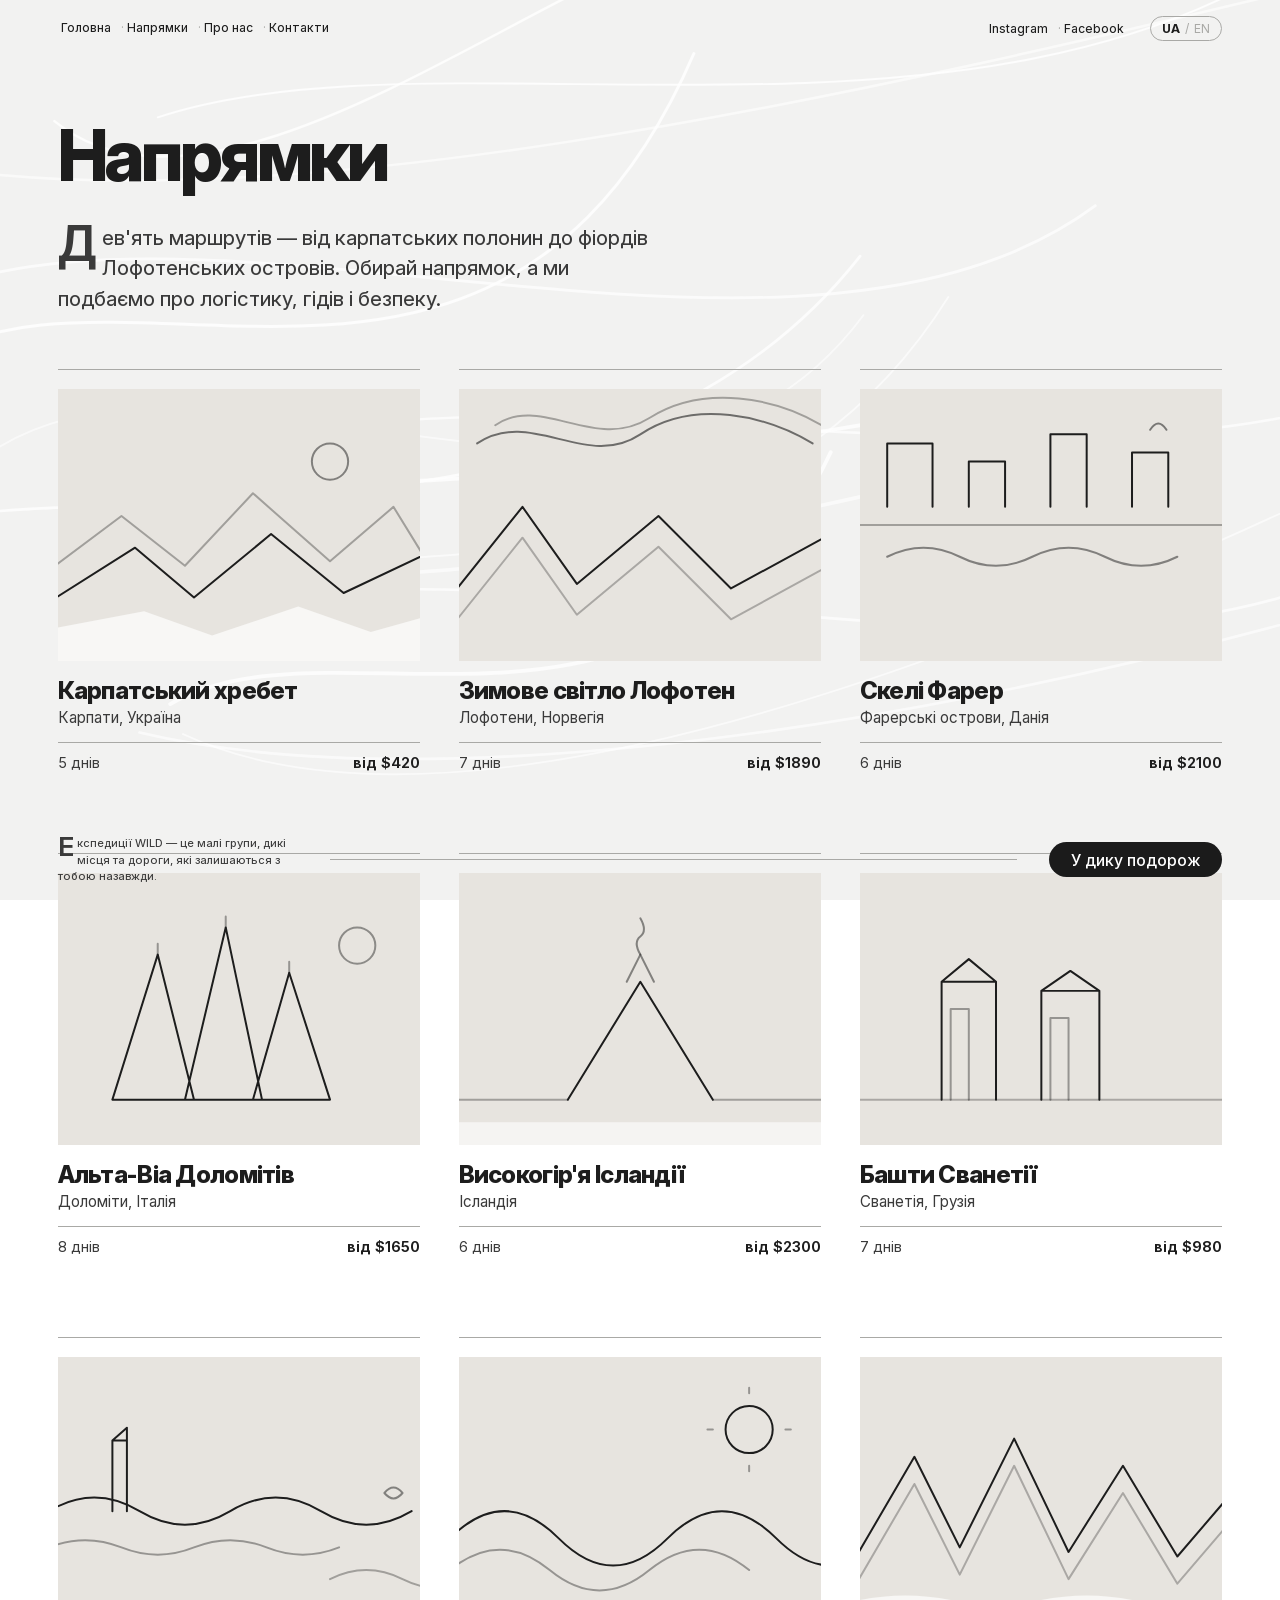
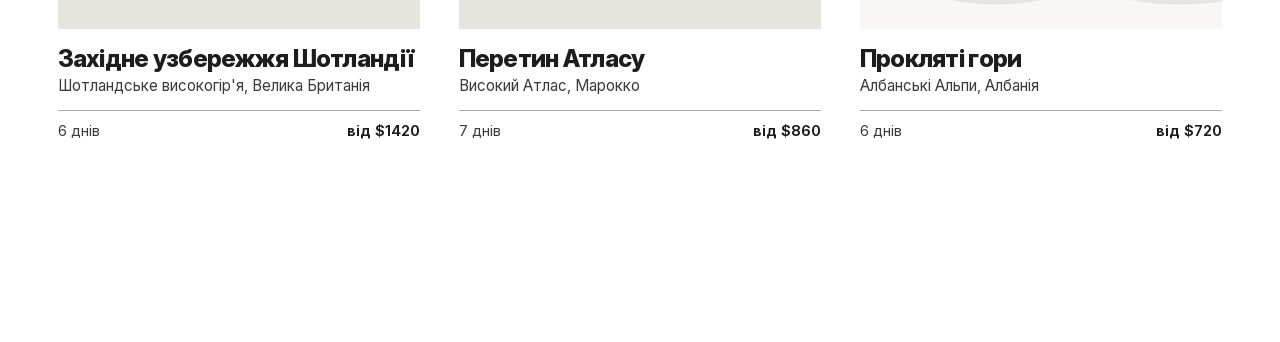
<file: wild/destinations.html>
<!DOCTYPE html>
<html lang="uk">
<head>
  <meta charset="UTF-8">
  <meta name="viewport" content="width=device-width, initial-scale=1.0">
  <meta name="description" content="Напрямки WILD — дев'ять маршрутів дикими місцями від Карпат до Лофотен.">
  <title>Напрямки — WILD</title>
  <link rel="stylesheet" href="styles.css">
  <link rel="icon" href="data:image/svg+xml,%3Csvg xmlns='http://www.w3.org/2000/svg' viewBox='0 0 32 32'%3E%3Crect width='32' height='32' rx='16' fill='%231d1d1d'/%3E%3Ctext x='16' y='22' font-family='sans-serif' font-size='18' font-weight='800' fill='%23fff' text-anchor='middle'%3EW%3C/text%3E%3C/svg%3E">
</head>
<body data-page="destinations">

  <div class="bg-paper" aria-hidden="true"></div>

  <header class="nav">
    <div class="nav__inner">
      <nav class="nav__links" aria-label="Primary">
        <a href="index.html" data-i18n="nav.home">Головна</a>
        <a href="destinations.html" data-i18n="nav.destinations">Напрямки</a>
        <a href="about.html" data-i18n="nav.about">Про нас</a>
        <a href="contact.html" data-i18n="nav.contact">Контакти</a>
      </nav>
      <div class="nav__right">
        <nav class="nav__social" aria-label="Social">
          <a href="https://instagram.com" target="_blank" rel="noopener" data-i18n="nav.instagram">Instagram</a>
          <a href="https://facebook.com" target="_blank" rel="noopener" data-i18n="nav.facebook">Facebook</a>
        </nav>
        <button class="lang-toggle" data-lang-toggle type="button" aria-label="Перемкнути мову">
          <span class="lt-on">UA</span><span class="lt-slash">/</span><span class="lt-off">EN</span>
        </button>
      </div>
    </div>
  </header>

  <main class="page-main">
    <header class="page-head">
      <h1 class="display" data-i18n="destinations.title">Напрямки</h1>
      <p class="lede dropcap" data-i18n="destinations.intro">Дев'ять маршрутів — від карпатських полонин до фіордів Лофотенських островів.</p>
    </header>
    <ul class="grid" id="destinations-grid"></ul>
  </main>

  <footer class="footer">
    <p class="footer__blurb dropcap" data-i18n="footer.blurb">Експедиції WILD — це малі групи, дикі місця та дороги, які залишаються з тобою назавжди.</p>
    <span class="footer__rule" aria-hidden="true"></span>
    <a class="footer__cta pill-btn" href="destinations.html" data-transition data-i18n="footer.cta">У дику подорож</a>
  </footer>

  <script src="app.js"></script>
</body>
</html>
</file>
<file: wild/styles.css>
/* ============================================================
   WILD — shared design system
   Plain CSS. One stylesheet for every page.
   ============================================================ */

/* ---- Font (self-hosted Inter variable) ---- */
@font-face {
  font-family: "Inter";
  src: url("fonts/InterVariable.woff2") format("woff2");
  font-weight: 100 900;
  font-style: normal;
  font-display: swap;
}
@font-face {
  font-family: "Inter";
  src: url("fonts/InterVariable-Italic.woff2") format("woff2");
  font-weight: 100 900;
  font-style: italic;
  font-display: swap;
}

/* ---- Tokens ---- */
:root {
  --page: #ffffff;
  --paper: #f2f2f1;
  --ink: #1d1d1d;
  --ink-2: #3a3a3a;
  --rule: #a9a9a6;
  --btn: #1b1b1b;
  --btn-text: #ffffff;
  --hairline-grey: #b9b9b9;
  --pill-ph: #d8d3cf;

  --fs: min(19.6vh, 13.2vw); /* one type unit */

  --ease-a: cubic-bezier(0.5, 0, 0.3, 1);
  --ease-b: cubic-bezier(0.45, 0, 0.3, 1);
  --ease-c: cubic-bezier(0.4, 0, 0.2, 1);
  --ease-inout: cubic-bezier(0.2, 0.8, 0.2, 1);

  --pad: clamp(20px, 4.5vw, 72px);
  --font: "Inter", system-ui, -apple-system, "Segoe UI", sans-serif;
}

/* ---- Reset ---- */
*, *::before, *::after { box-sizing: border-box; }
html { -webkit-text-size-adjust: 100%; }
body {
  margin: 0;
  font-family: var(--font);
  font-weight: 400;
  color: var(--ink);
  background: var(--page);
  -webkit-font-smoothing: antialiased;
  text-rendering: optimizeLegibility;
}
img, svg, video { display: block; max-width: 100%; }
a { color: inherit; text-decoration: none; }
button { font-family: inherit; color: inherit; background: none; border: 0; cursor: pointer; }
h1, h2, h3, p { margin: 0; }

:focus-visible {
  outline: 2px solid var(--ink);
  outline-offset: 3px;
  border-radius: 2px;
}

/* ============================================================
   Background — paper + long white S-curves
   ============================================================ */
.bg-paper {
  position: fixed;
  inset: 0;
  z-index: -2;
  background: var(--paper);
  pointer-events: none;
}
.bg-paper .curves-svg {
  position: absolute;
  inset: 0;
  width: 100%;
  height: 100%;
}
/* home hero starts on white; the paper layer fades in via JS */
body.is-home .bg-paper { opacity: 0; }
body.is-revealed .bg-paper { opacity: 1; }

/* ============================================================
   Nav
   ============================================================ */
.nav {
  position: fixed;
  top: 0;
  left: 0;
  right: 0;
  z-index: 50;
  padding: 0.14em var(--pad);
  padding-top: max(0.14em, 16px);
}
.nav__inner {
  display: flex;
  align-items: center;
  justify-content: space-between;
  gap: 2em;
  width: 100%;
}
.nav__links {
  display: flex;
  align-items: center;
  margin-right: auto;
}
.nav__links a {
  font-size: max(12px, calc(var(--fs) * 0.072));
  font-weight: 450;
  line-height: 1;
  padding: 0.14em 0.27em;
  transition: opacity 0.25s var(--ease-c);
}
.nav__links a:hover { opacity: 0.55; }
.nav__links a:not(:first-child)::before {
  content: "·";
  margin: 0 0.27em;
  color: var(--rule);
  font-weight: 400;
}
.nav__right {
  display: flex;
  align-items: center;
  gap: 1.4em;
}
.nav__social {
  display: flex;
  align-items: center;
}
.nav__social a {
  font-size: max(12px, calc(var(--fs) * 0.072));
  font-weight: 450;
  padding: 0.14em 0.27em;
  transition: opacity 0.25s var(--ease-c);
}
.nav__social a:hover { opacity: 0.55; }
.nav__social a:not(:first-child)::before {
  content: "·";
  margin: 0 0.27em;
  color: var(--rule);
}

/* Language toggle — pill */
.lang-toggle {
  display: inline-flex;
  align-items: center;
  gap: 0.45em;
  font-size: max(12px, calc(var(--fs) * 0.072));
  font-weight: 500;
  padding: 0.14em 0.9em;
  border: 1px solid var(--rule);
  border-radius: 999px;
  line-height: 1.6;
  transition: background-color 0.25s var(--ease-c), border-color 0.25s var(--ease-c);
}
.lang-toggle:hover { border-color: var(--ink); }
.lang-toggle .lt-slash { color: var(--rule); font-weight: 400; }
.lang-toggle .lt-on { font-weight: 700; }
.lang-toggle .lt-off { color: var(--rule); font-weight: 400; }

/* ============================================================
   Footer
   ============================================================ */
.footer {
  position: fixed;
  left: 0;
  right: 0;
  bottom: 0;
  z-index: 50;
  display: flex;
  align-items: center;
  gap: 2em;
  padding: 0 var(--pad);
  padding-bottom: max(0.6em, 16px);
}
.footer__blurb {
  width: calc(var(--fs) * 1.42);
  flex: 0 0 auto;
  font-size: calc(var(--fs) * 0.066);
  line-height: 1.45;
  color: var(--ink-2);
  font-weight: 450;
}
.footer__rule {
  flex: 1 1 auto;
  height: 1px;
  background: var(--rule);
  transform-origin: center;
}
.footer__cta {
  flex: 0 0 auto;
}

/* ============================================================
   Pill button
   ============================================================ */
.pill-btn {
  display: inline-flex;
  align-items: center;
  justify-content: center;
  gap: 0.5em;
  background: var(--btn);
  color: var(--btn-text);
  border-radius: 999px;
  font-weight: 500;
  padding: 0.6em 1.4em;
  line-height: 1;
  white-space: nowrap;
  transition: transform 0.25s var(--ease-c), opacity 0.25s var(--ease-c);
}
.pill-btn:hover { transform: translateY(-2px); }
.pill-btn:active { transform: translateY(0); }

/* ============================================================
   Drop cap
   ============================================================ */
.dropcap::first-letter {
  float: left;
  font-size: 2.35em;
  font-weight: 650;
  line-height: 0.78;
  margin: 0.05em 0.12em 0 0;
}

/* ============================================================
   Generic page shell (non-home pages)
   ============================================================ */
.page-main {
  position: relative;
  z-index: 1;
  padding: calc(var(--pad) * 2.2) var(--pad) 10rem;
  min-height: 100vh;
  opacity: 0; /* revealed by JS entrance */
}
.page-head {
  max-width: 60ch;
  margin-bottom: clamp(2.5rem, 6vh, 5rem);
}
.display {
  font-weight: 800;
  letter-spacing: -0.045em;
  line-height: 0.8;
}
.page-head .display {
  font-size: clamp(3rem, min(19.6vh, 13.2vw) * 0.42, 7rem);
  margin-bottom: 0.55em;
}
.lede {
  font-size: clamp(1.05rem, 1.6vw, 1.35rem);
  line-height: 1.5;
  color: var(--ink-2);
  max-width: 52ch;
  font-weight: 450;
}

/* ============================================================
   Home hero — scroll scene
   ============================================================ */
.hero-scene {
  position: relative;
  height: 180vh;
}
.hero {
  position: sticky;
  top: 0;
  height: 100vh;
  z-index: 1;
  overflow: hidden;
}
/* centred 43% from top */
.hero__stage {
  position: absolute;
  top: 43%;
  left: 50%;
  transform: translate(-50%, -50%);
  display: flex;
  flex-direction: column;
  align-items: center;
  gap: 1.6rem;
}
.hero__word {
  display: flex;
  align-items: center;
  justify-content: center;
  font-weight: 800;
  letter-spacing: -0.045em;
  line-height: 0.8;
  color: var(--ink);
  user-select: none;
}
.hero__half {
  font-size: var(--fs);
  line-height: 0.8;
}
.hero__pill-wrap {
  position: relative;
  flex: 0 0 auto;
  display: inline-flex;
  margin: 0 calc(var(--fs) * 0.085);
}
.hero__pill {
  position: relative;
  height: calc(var(--fs) * 1.81);
  width: calc(var(--fs) * 3.62); /* final width; JS animates it */
  border-radius: 999px;
  background: var(--pill-ph);
  overflow: hidden;
  flex: 0 0 auto;
}
.hero__pill-media {
  position: absolute;
  inset: 0;
  overflow: hidden;
  clip-path: inset(0 0 0 0);
  border-radius: 50%;
}
.hero__pill video {
  position: absolute;
  top: 0;
  left: 50%;
  transform: translateX(-50%);
  height: 100%;
  min-width: calc(var(--fs) * 4.2);
  width: auto;
  object-fit: cover;
  object-position: center top;
}
.hero__pill-hairline {
  position: absolute;
  inset: 0;
  background: var(--hairline-grey);
  opacity: 0;
  border-radius: 50%;
}
.hero__icon {
  position: absolute;
  top: 50%;
  transform: translateY(-50%);
  width: calc(var(--fs) * 0.34);
  height: calc(var(--fs) * 0.34);
  opacity: 0;
  pointer-events: none;
  z-index: 3;
}
.hero__icon--breeze { left: calc(var(--fs) * -0.5); }
.hero__icon--speaker {
  right: calc(var(--fs) * -0.5);
  pointer-events: auto;
  cursor: pointer;
}
.hero__icon svg {
  width: 100%;
  height: 100%;
  opacity: 0.85;
}
.hero__icon--speaker .speaker-waves {
  transition: opacity 0.25s var(--ease-c);
}
.hero__icon--speaker.is-muted .speaker-waves { opacity: 0; }
.hero__replay {
  font-size: max(13px, calc(var(--fs) * 0.075));
  font-weight: 500;
  padding: 0.55em 1.5em;
}
.hero__tagline {
  font-size: max(12px, calc(var(--fs) * 0.07));
  color: var(--ink-2);
  font-weight: 450;
  letter-spacing: 0.01em;
}
.hero__scroll-hint {
  position: absolute;
  left: 50%;
  bottom: 2.4rem;
  transform: translateX(-50%);
  display: flex;
  flex-direction: column;
  align-items: center;
  gap: 0.4rem;
  color: var(--ink-2);
  font-size: max(12px, calc(var(--fs) * 0.062));
  font-weight: 500;
  opacity: 1;
  transition: opacity 0.3s var(--ease-c);
  pointer-events: none;
}
.hero__scroll-arrow {
  display: block;
  width: 1em;
  height: 1.6em;
  border: 1.5px solid currentColor;
  border-radius: 999px;
  position: relative;
}
.hero__scroll-arrow::after {
  content: "";
  position: absolute;
  left: 50%;
  top: 0.35em;
  width: 0.32em;
  height: 0.32em;
  border-left: 1.5px solid currentColor;
  border-bottom: 1.5px solid currentColor;
  transform: translateX(-50%) rotate(-45deg);
  animation: scroll-hint 1.6s var(--ease-inout) infinite;
}
@keyframes scroll-hint {
  0% { transform: translate(-50%, 0) rotate(-45deg); opacity: 1; }
  70% { transform: translate(-50%, 0.55em) rotate(-45deg); opacity: 0; }
  100% { transform: translate(-50%, 0) rotate(-45deg); opacity: 0; }
}

/* ============================================================
   Home — below hero
   ============================================================ */
.home-section {
  position: relative;
  z-index: 1;
  padding: clamp(4rem, 10vh, 8rem) var(--pad);
}
.home-section__title {
  font-weight: 800;
  letter-spacing: -0.045em;
  line-height: 0.9;
  font-size: clamp(2rem, 4.5vw, 3.4rem);
  margin-bottom: 1rem;
}
.home-section__head {
  display: flex;
  justify-content: space-between;
  align-items: center;
  gap: 1.5rem;
  margin-bottom: 2rem;
}
.home-section__head .home-section__title { margin-bottom: 0; }
.home-intro {
  font-size: clamp(1.1rem, 1.7vw, 1.5rem);
  line-height: 1.5;
  color: var(--ink);
  max-width: 60ch;
}
.hairline { height: 1px; background: var(--rule); border: 0; }

/* ============================================================
   Cards (destinations / featured)
   ============================================================ */
.grid {
  display: grid;
  grid-template-columns: repeat(3, 1fr);
  gap: clamp(1.5rem, 3vw, 3rem);
  list-style: none;
  padding: 0;
  margin: 0;
}
.grid--featured { grid-template-columns: repeat(3, 1fr); }

.card {
  display: flex;
  flex-direction: column;
  border-top: 1px solid var(--rule);
  padding-top: 1.2rem;
  transition: transform 0.35s var(--ease-c);
  position: relative;
}
.card:hover { transform: translateY(-6px); }
.card__ill {
  display: block;
  width: 100%;
  aspect-ratio: 4 / 3;
  margin-bottom: 1.2rem;
  background: #e7e4df;
  overflow: hidden;
}
.card__ill svg { width: 100%; height: 100%; }
.card__name {
  font-weight: 800;
  letter-spacing: -0.03em;
  font-size: 1.5rem;
  line-height: 0.95;
  margin-bottom: 0.35rem;
}
.card__region {
  color: var(--ink-2);
  font-size: 0.95rem;
  margin-bottom: 0.9rem;
}
.card__meta {
  display: flex;
  justify-content: space-between;
  align-items: baseline;
  gap: 1rem;
  border-top: 1px solid var(--rule);
  padding-top: 0.7rem;
  font-size: 0.9rem;
  color: var(--ink-2);
  margin-top: auto;
}
.card__price { font-weight: 650; color: var(--ink); }
.card__cta {
  align-self: flex-start;
  margin-top: 1rem;
  font-size: 0.85rem;
  padding: 0.5em 1.1em;
  opacity: 0;
  transform: translateY(8px);
  transition: opacity 0.35s var(--ease-c), transform 0.35s var(--ease-c);
}
.card:hover .card__cta,
.card:focus-within .card__cta { opacity: 1; transform: translateY(0); }

/* ============================================================
   Tour detail
   ============================================================ */
.tour-hero { margin-bottom: clamp(2.5rem, 6vh, 5rem); }
.tour-hero .display {
  font-size: clamp(2.6rem, min(19.6vh, 13.2vw) * 0.36, 6rem);
  margin-bottom: 0.3em;
}
.tour-region { color: var(--ink-2); font-weight: 450; font-size: 1.15rem; }
.tour-grid {
  display: grid;
  grid-template-columns: 1.4fr 1fr;
  gap: clamp(2rem, 5vw, 5rem);
  align-items: start;
}
.tour-block { margin-bottom: 2.5rem; }
.tour-block__title {
  font-weight: 700;
  font-size: 1rem;
  letter-spacing: 0.01em;
  text-transform: uppercase;
  color: var(--ink-2);
  margin-bottom: 1.2rem;
}
.tour-steps { list-style: none; padding: 0; margin: 0; counter-reset: step; }
.tour-steps li {
  position: relative;
  padding: 0.9rem 0 0.9rem 3rem;
  border-top: 1px solid var(--rule);
  line-height: 1.45;
  counter-increment: step;
}
.tour-steps li::before {
  content: counter(step, decimal-leading-zero);
  position: absolute;
  left: 0;
  top: 0.9rem;
  font-weight: 700;
  font-size: 0.9rem;
  color: var(--ink);
}
.tour-steps li:last-child { border-bottom: 1px solid var(--rule); }
.tour-included { list-style: none; padding: 0; margin: 0; }
.tour-included li {
  padding: 0.6rem 0 0.6rem 1.6rem;
  border-top: 1px solid var(--rule);
  position: relative;
  line-height: 1.45;
}
.tour-included li::before {
  content: "";
  position: absolute;
  left: 0;
  top: 1rem;
  width: 0.5rem;
  height: 1px;
  background: var(--ink);
}
.tour-included li:last-child { border-bottom: 1px solid var(--rule); }
.tour-aside { position: sticky; top: 8rem; }
.tour-price-box {
  border: 1px solid var(--rule);
  padding: 1.6rem;
}
.tour-price-box .from { color: var(--ink-2); font-size: 0.95rem; }
.tour-price-box .amount {
  font-weight: 800;
  letter-spacing: -0.04em;
  font-size: 3rem;
  line-height: 1;
  margin: 0.3rem 0 0.2rem;
}
.tour-price-box .per { color: var(--ink-2); font-size: 0.9rem; margin-bottom: 1.4rem; }
.tour-back {
  display: inline-block;
  margin-top: 1.4rem;
  font-size: 0.9rem;
  font-weight: 500;
  border-bottom: 1px solid var(--ink);
  padding-bottom: 2px;
}

/* ============================================================
   About
   ============================================================ */
.values {
  display: grid;
  grid-template-columns: repeat(3, 1fr);
  gap: clamp(1.5rem, 3vw, 3rem);
  list-style: none;
  padding: 0;
  margin: 0 0 clamp(3rem, 7vh, 6rem);
}
.value { border-top: 1px solid var(--rule); padding-top: 1.4rem; }
.value__icon { width: 3rem; height: 3rem; margin-bottom: 1.2rem; }
.value__icon svg { width: 100%; height: 100%; }
.value__title { font-weight: 750; letter-spacing: -0.02em; font-size: 1.25rem; margin-bottom: 0.5rem; }
.value__text { color: var(--ink-2); line-height: 1.5; }
.stats {
  display: grid;
  grid-template-columns: repeat(3, 1fr);
  gap: clamp(1.5rem, 3vw, 3rem);
  border-top: 1px solid var(--rule);
  border-bottom: 1px solid var(--rule);
  padding: 1.6rem 0;
}
.stat__num {
  font-weight: 800;
  letter-spacing: -0.045em;
  line-height: 0.85;
  font-size: clamp(2.6rem, 6vw, 4.6rem);
}
.stat__label { color: var(--ink-2); margin-top: 0.5rem; font-size: 0.95rem; }

/* ============================================================
   Contact
   ============================================================ */
.contact-grid {
  display: grid;
  grid-template-columns: 1.4fr 1fr;
  gap: clamp(2rem, 5vw, 5rem);
  align-items: start;
}
.field { margin-bottom: 1.5rem; }
.field label {
  display: block;
  font-size: 0.9rem;
  font-weight: 500;
  margin-bottom: 0.5rem;
}
.field input,
.field select,
.field textarea {
  width: 100%;
  font-family: inherit;
  font-size: 1rem;
  color: var(--ink);
  background: transparent;
  border: 0;
  border-bottom: 1px solid var(--rule);
  border-radius: 0;
  padding: 0.5rem 0;
}
.field textarea { resize: vertical; min-height: 8rem; }
.field input:focus,
.field select:focus,
.field textarea:focus { outline: none; border-bottom-color: var(--ink); }
.field .field-error {
  color: #b3261e;
  font-size: 0.85rem;
  margin-top: 0.4rem;
  display: none;
}
.field.is-invalid input,
.field.is-invalid select,
.field.is-invalid textarea { border-bottom-color: #b3261e; }
.field.is-invalid .field-error { display: block; }
.form-success {
  display: none;
  border: 1px solid var(--rule);
  padding: 2rem;
}
.form-success h2 { font-weight: 800; letter-spacing: -0.03em; font-size: 1.8rem; margin-bottom: 0.6rem; }
.form-success p { color: var(--ink-2); line-height: 1.5; max-width: 44ch; }
.contact-aside__block { margin-bottom: 2.2rem; }
.contact-aside__block h3 {
  font-size: 0.9rem;
  text-transform: uppercase;
  letter-spacing: 0.02em;
  color: var(--ink-2);
  margin-bottom: 0.7rem;
  font-weight: 650;
}
.contact-aside__block p, .contact-aside__block a {
  display: block;
  line-height: 1.6;
  font-size: 1.05rem;
}
.contact-aside__block a { border-bottom: 1px solid transparent; }
.contact-aside__block a:hover { border-bottom-color: var(--ink); }

/* ============================================================
   View Transitions (crossfade)
   ============================================================ */
::view-transition-old(root),
::view-transition-new(root) {
  animation-duration: 0.42s;
  animation-timing-function: var(--ease-c);
}

/* ============================================================
   Responsive — phone (≤720px)
   ============================================================ */
@media (max-width: 720px) {
  :root {
    --fs: min(34vw, 16.5vh);
    --pad: 20px;
  }
  .nav__social { display: none; }
  .nav__links a { font-size: 12.5px; }
  .nav__links a:not(:first-child)::before { margin: 0 0.22em; }
  .lang-toggle { font-size: 12.5px; }

  .footer {
    flex-wrap: wrap;
    gap: 1rem;
    padding-bottom: 14px;
  }
  .footer__blurb {
    width: 100%;
    flex-basis: 100%;
    font-size: 13px;
  }
  .footer__rule { flex: 1 1 auto; }
  .footer__cta { font-size: 13px; padding: 0.55em 1.2em; height: 38px; }

  .page-main { padding-top: 5.5rem; padding-bottom: 9rem; }

  .grid, .grid--featured, .values, .stats, .contact-grid, .tour-grid {
    grid-template-columns: 1fr;
  }
  .tour-aside { position: static; }

  /* Hero — vertical stacking */
  .hero-scene { height: 160vh; }
  .hero__stage { top: 47%; }
  .hero__word { flex-direction: column; }
  .hero__half { font-size: var(--fs); }
  .hero__pill-wrap {
    margin: calc(var(--fs) * 0.1) 0;
  }
  .hero__pill {
    width: calc(100vw - 40px);
    height: calc((100vw - 40px) / 1.85);
    border-radius: 999px;
  }
  .hero__pill video { min-width: calc(100vw - 40px); height: 100%; }
  .hero__icon { width: 1.1rem; height: 1.1rem; }
  .hero__icon--breeze { left: -1.6rem; }
  .hero__icon--speaker { right: -1.6rem; }
}

/* ============================================================
   Reduced motion
   ============================================================ */
@media (prefers-reduced-motion: reduce) {
  *, *::before, *::after {
    animation-duration: 0.001ms !important;
    animation-iteration-count: 1 !important;
    transition-duration: 0.001ms !important;
  }
  .card__cta { opacity: 1; transform: none; }
  .page-main { opacity: 1; }
}
</file>
